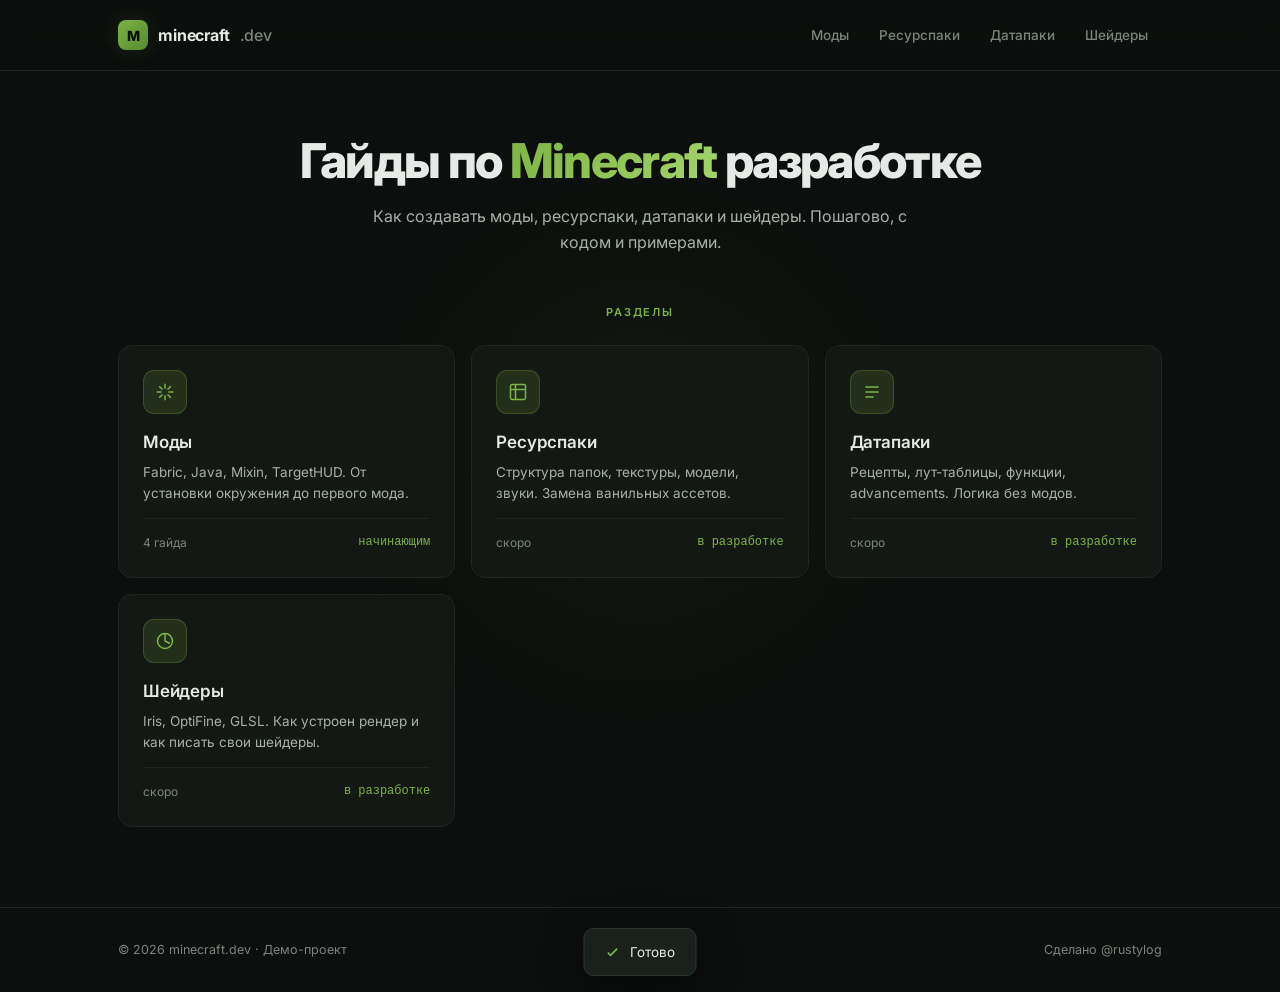
<file: index.html>
<!DOCTYPE html>
<html lang="ru">
<head>
<meta charset="UTF-8">
<meta name="viewport" content="width=device-width, initial-scale=1.0">
<title>minecraft.dev — гайды по созданию модов, ресурспаков, датапаков</title>
<link rel="preconnect" href="https://fonts.googleapis.com">
<link rel="preconnect" href="https://fonts.gstatic.com" crossorigin>
<link href="https://fonts.googleapis.com/css2?family=Inter:wght@400;500;600;700;800&family=JetBrains+Mono:wght@400;500;600&display=swap" rel="stylesheet">
<link rel="stylesheet" href="css/style.css">
</head>
<body>

<nav class="nav">
  <div class="nav-inner">
    <a href="index.html" class="logo">
      <div class="logo-icon">M</div>
      minecraft<span>.dev</span>
    </a>
    <div class="nav-links">
      <a href="mods.html" class="nav-link">Моды</a>
      <a href="resourcepacks.html" class="nav-link">Ресурспаки</a>
      <a href="datapacks.html" class="nav-link">Датапаки</a>
      <a href="shaders.html" class="nav-link">Шейдеры</a>
    </div>
  </div>
</nav>

<div class="container">
  <section class="hero">
    <h1>Гайды по <span class="accent">Minecraft</span> разработке</h1>
    <p>Как создавать моды, ресурспаки, датапаки и шейдеры. Пошагово, с кодом и примерами.</p>
  </section>

  <div class="section-label">Разделы</div>
  <div class="cards-grid">

    <a href="mods.html" class="card">
      <div class="card-icon">
        <svg viewBox="0 0 24 24" fill="none" stroke="currentColor" stroke-width="1.8"><path d="M12 2v6M12 16v6M2 12h6M16 12h6M5 5l4 4M15 15l4 4M5 19l4-4M15 9l4-4"/></svg>
      </div>
      <div>
        <div class="card-title">Моды</div>
        <div class="card-desc">Fabric, Java, Mixin, TargetHUD. От установки окружения до первого мода.</div>
      </div>
      <div class="card-meta">
        <span>4 гайда</span>
        <span class="count">начинающим</span>
      </div>
    </a>

    <a href="resourcepacks.html" class="card">
      <div class="card-icon">
        <svg viewBox="0 0 24 24" fill="none" stroke="currentColor" stroke-width="1.8"><rect x="3" y="3" width="18" height="18" rx="2"/><path d="M3 9h18M9 3v18"/></svg>
      </div>
      <div>
        <div class="card-title">Ресурспаки</div>
        <div class="card-desc">Структура папок, текстуры, модели, звуки. Замена ванильных ассетов.</div>
      </div>
      <div class="card-meta">
        <span>скоро</span>
        <span class="count">в разработке</span>
      </div>
    </a>

    <a href="datapacks.html" class="card">
      <div class="card-icon">
        <svg viewBox="0 0 24 24" fill="none" stroke="currentColor" stroke-width="1.8"><path d="M4 6h16M4 12h16M4 18h10"/></svg>
      </div>
      <div>
        <div class="card-title">Датапаки</div>
        <div class="card-desc">Рецепты, лут-таблицы, функции, advancements. Логика без модов.</div>
      </div>
      <div class="card-meta">
        <span>скоро</span>
        <span class="count">в разработке</span>
      </div>
    </a>

    <a href="shaders.html" class="card">
      <div class="card-icon">
        <svg viewBox="0 0 24 24" fill="none" stroke="currentColor" stroke-width="1.8"><circle cx="12" cy="12" r="9"/><path d="M12 3v9l6 3"/></svg>
      </div>
      <div>
        <div class="card-title">Шейдеры</div>
        <div class="card-desc">Iris, OptiFine, GLSL. Как устроен рендер и как писать свои шейдеры.</div>
      </div>
      <div class="card-meta">
        <span>скоро</span>
        <span class="count">в разработке</span>
      </div>
    </a>

  </div>
</div>

<footer>
  <div class="footer-inner">
    <div>© 2026 minecraft.dev · Демо-проект</div>
    <div>Сделано <a href="https://t.me/rustylog">@rustylog</a></div>
  </div>
</footer>

<div class="toast" id="toast">
  <svg viewBox="0 0 24 24" fill="none" stroke="currentColor" stroke-width="2.5"><path d="M5 13l4 4L19 7"/></svg>
  <span id="toastText">Готово</span>
</div>

<script src="js/main.js"></script>
</body>
</html>
</file>
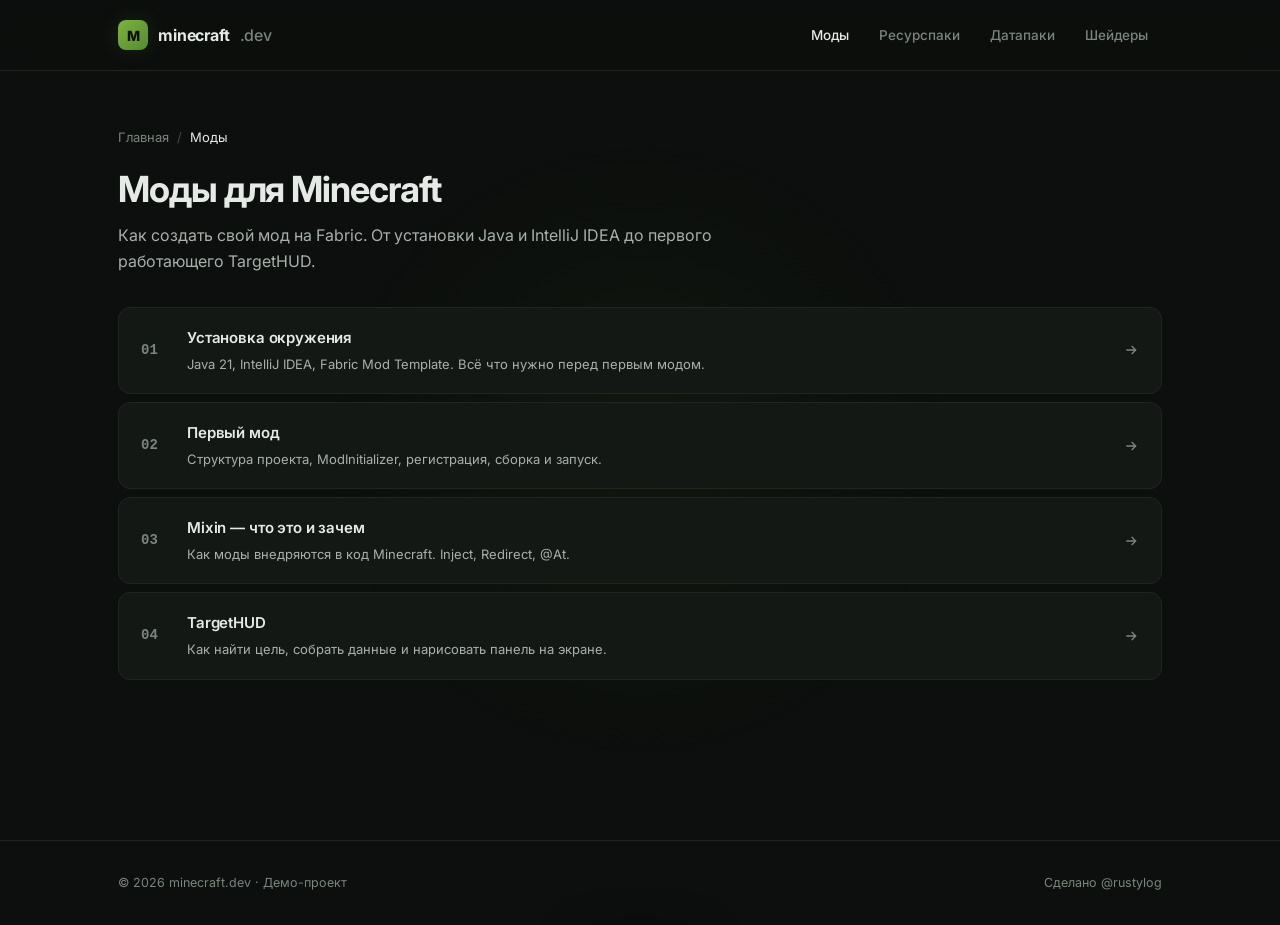
<file: mods.html>
<!DOCTYPE html>
<html lang="ru">
<head>
<meta charset="UTF-8">
<meta name="viewport" content="width=device-width, initial-scale=1.0">
<title>Моды — minecraft.dev</title>
<link rel="preconnect" href="https://fonts.googleapis.com">
<link rel="preconnect" href="https://fonts.gstatic.com" crossorigin>
<link href="https://fonts.googleapis.com/css2?family=Inter:wght@400;500;600;700;800&family=JetBrains+Mono:wght@400;500;600&display=swap" rel="stylesheet">
<link rel="stylesheet" href="css/style.css">
</head>
<body>

<nav class="nav">
  <div class="nav-inner">
    <a href="index.html" class="logo">
      <div class="logo-icon">M</div>
      minecraft<span>.dev</span>
    </a>
    <div class="nav-links">
      <a href="mods.html" class="nav-link active">Моды</a>
      <a href="resourcepacks.html" class="nav-link">Ресурспаки</a>
      <a href="datapacks.html" class="nav-link">Датапаки</a>
      <a href="shaders.html" class="nav-link">Шейдеры</a>
    </div>
  </div>
</nav>

<div class="container">
  <section class="page">
    <div class="breadcrumbs">
      <a href="index.html">Главная</a>
      <span class="sep">/</span>
      <span class="current">Моды</span>
    </div>

    <div class="guide-header" style="border:none;padding:0;margin-bottom:0">
      <h1>Моды для Minecraft</h1>
      <p class="lead">Как создать свой мод на Fabric. От установки Java и IntelliJ IDEA до первого работающего TargetHUD.</p>
    </div>

    <div class="guide-list">

      <a href="mods/setup.html" class="guide-item">
        <span class="guide-num">01</span>
        <div class="guide-info">
          <div class="guide-title">Установка окружения</div>
          <div class="guide-desc">Java 21, IntelliJ IDEA, Fabric Mod Template. Всё что нужно перед первым модом.</div>
        </div>
        <span class="guide-arrow">
          <svg viewBox="0 0 24 24" fill="none" stroke="currentColor" stroke-width="2"><path d="M5 12h14M13 6l6 6-6 6"/></svg>
        </span>
      </a>

      <a href="mods/first-mod.html" class="guide-item">
        <span class="guide-num">02</span>
        <div class="guide-info">
          <div class="guide-title">Первый мод</div>
          <div class="guide-desc">Структура проекта, ModInitializer, регистрация, сборка и запуск.</div>
        </div>
        <span class="guide-arrow">
          <svg viewBox="0 0 24 24" fill="none" stroke="currentColor" stroke-width="2"><path d="M5 12h14M13 6l6 6-6 6"/></svg>
        </span>
      </a>

      <a href="mods/mixin.html" class="guide-item">
        <span class="guide-num">03</span>
        <div class="guide-info">
          <div class="guide-title">Mixin — что это и зачем</div>
          <div class="guide-desc">Как моды внедряются в код Minecraft. Inject, Redirect, @At.</div>
        </div>
        <span class="guide-arrow">
          <svg viewBox="0 0 24 24" fill="none" stroke="currentColor" stroke-width="2"><path d="M5 12h14M13 6l6 6-6 6"/></svg>
        </span>
      </a>

      <a href="mods/target-hud.html" class="guide-item">
        <span class="guide-num">04</span>
        <div class="guide-info">
          <div class="guide-title">TargetHUD</div>
          <div class="guide-desc">Как найти цель, собрать данные и нарисовать панель на экране.</div>
        </div>
        <span class="guide-arrow">
          <svg viewBox="0 0 24 24" fill="none" stroke="currentColor" stroke-width="2"><path d="M5 12h14M13 6l6 6-6 6"/></svg>
        </span>
      </a>

    </div>
  </section>
</div>

<footer>
  <div class="footer-inner">
    <div>© 2026 minecraft.dev · Демо-проект</div>
    <div>Сделано <a href="https://t.me/rustylog">@rustylog</a></div>
  </div>
</footer>

<div class="toast" id="toast">
  <svg viewBox="0 0 24 24" fill="none" stroke="currentColor" stroke-width="2.5"><path d="M5 13l4 4L19 7"/></svg>
  <span id="toastText">Готово</span>
</div>

<script src="js/main.js"></script>
</body>
</html>
</file>
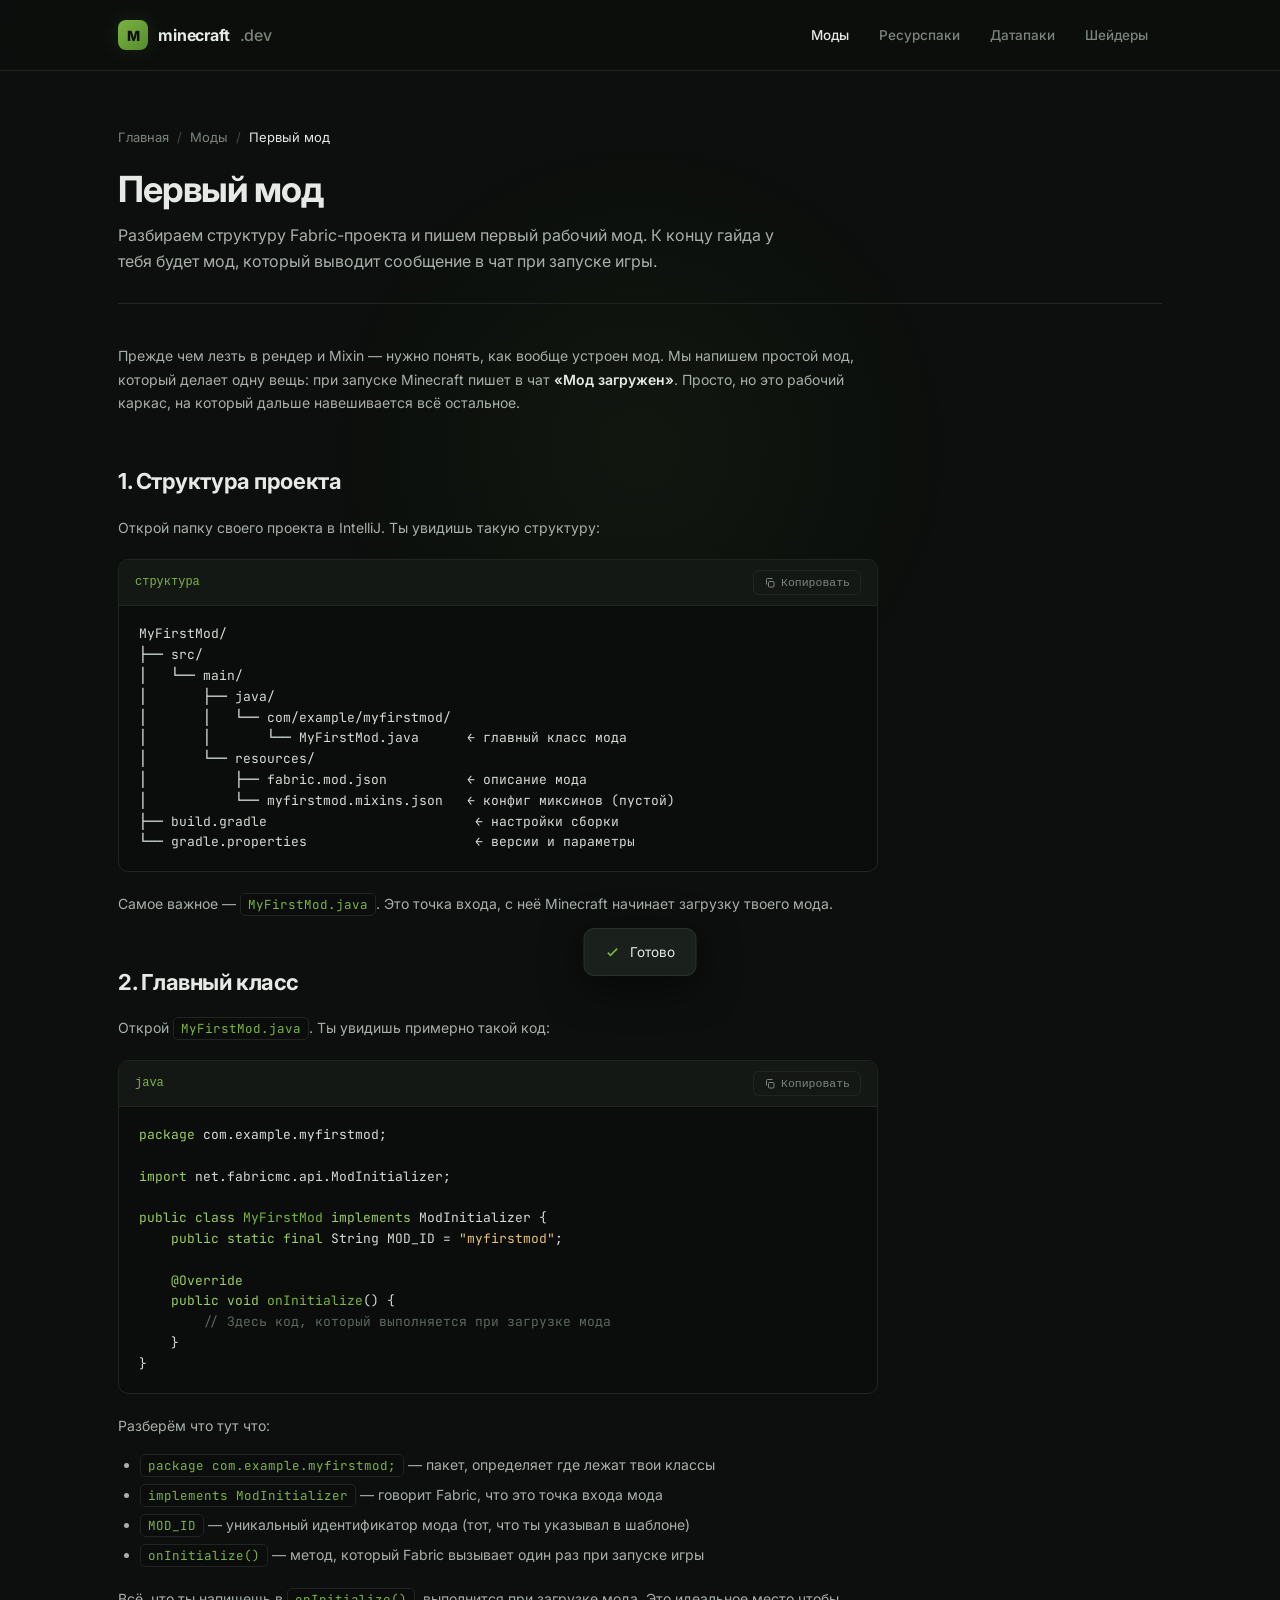
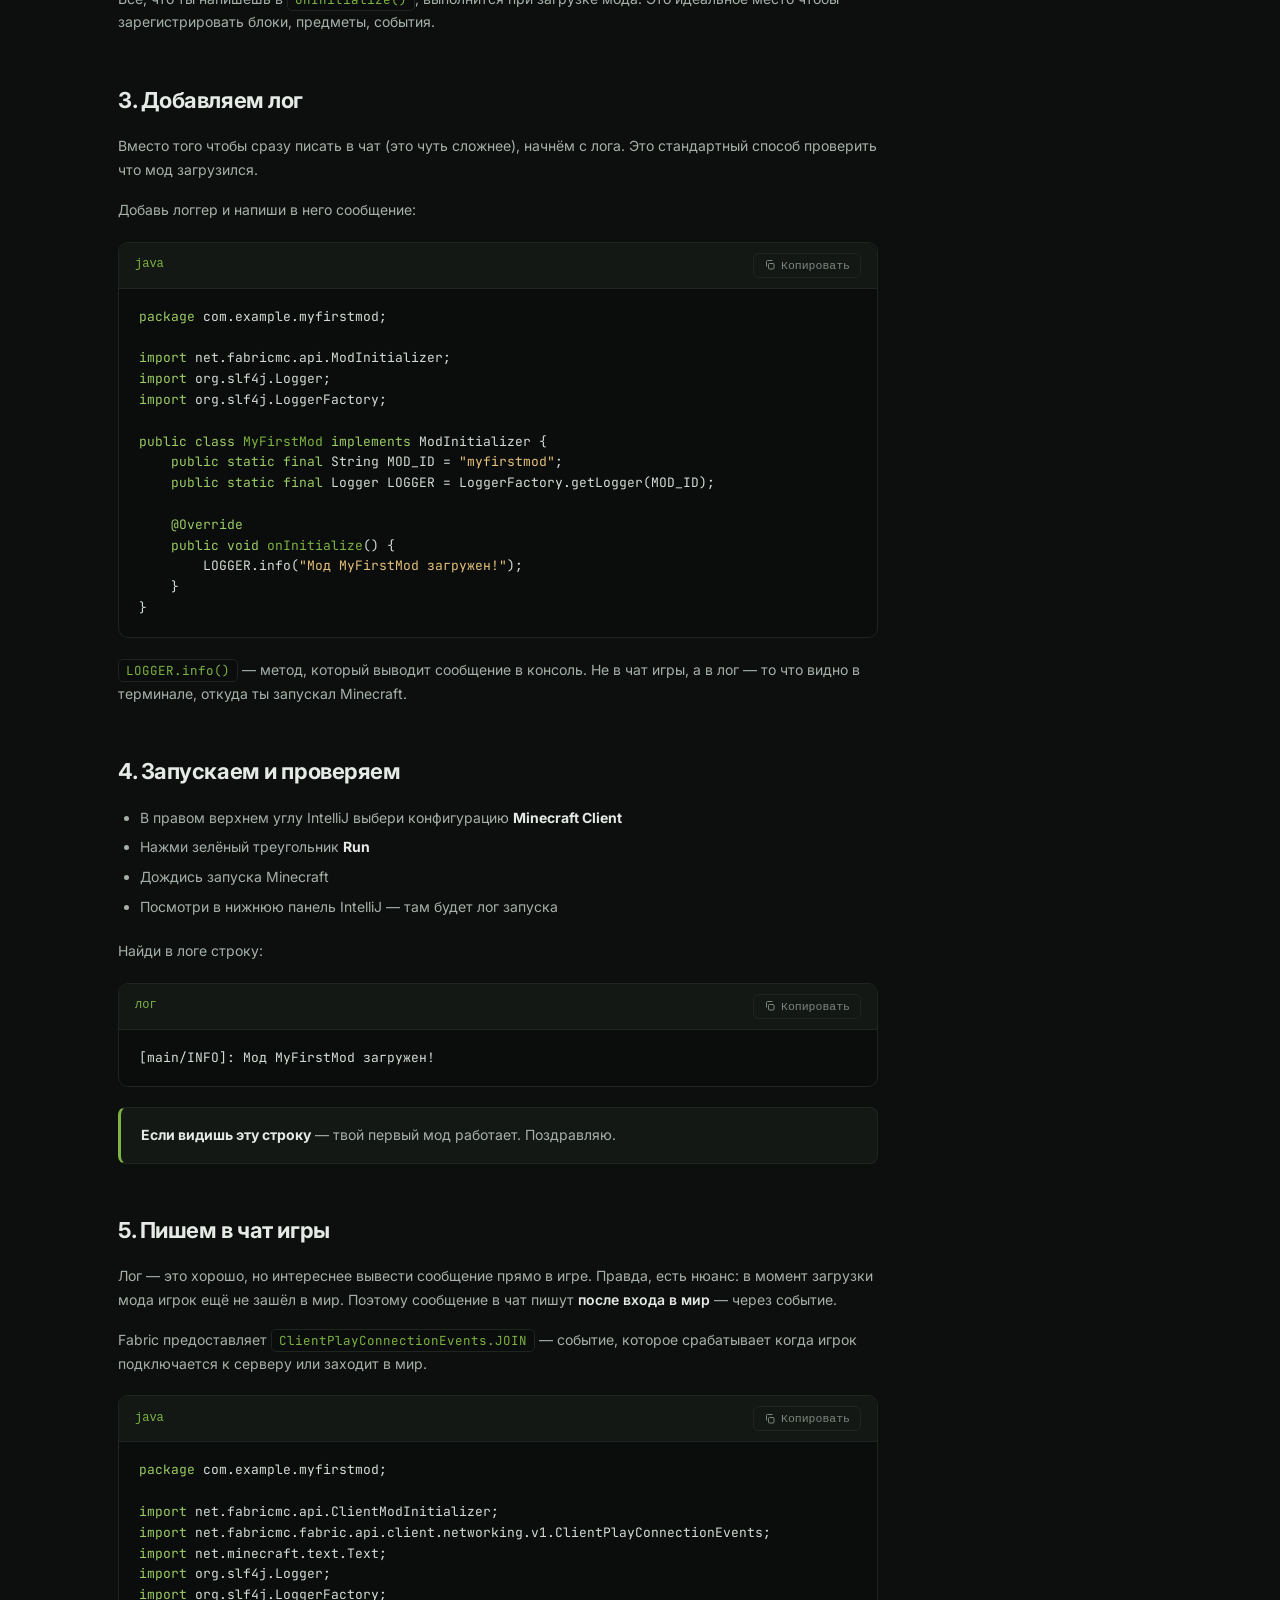
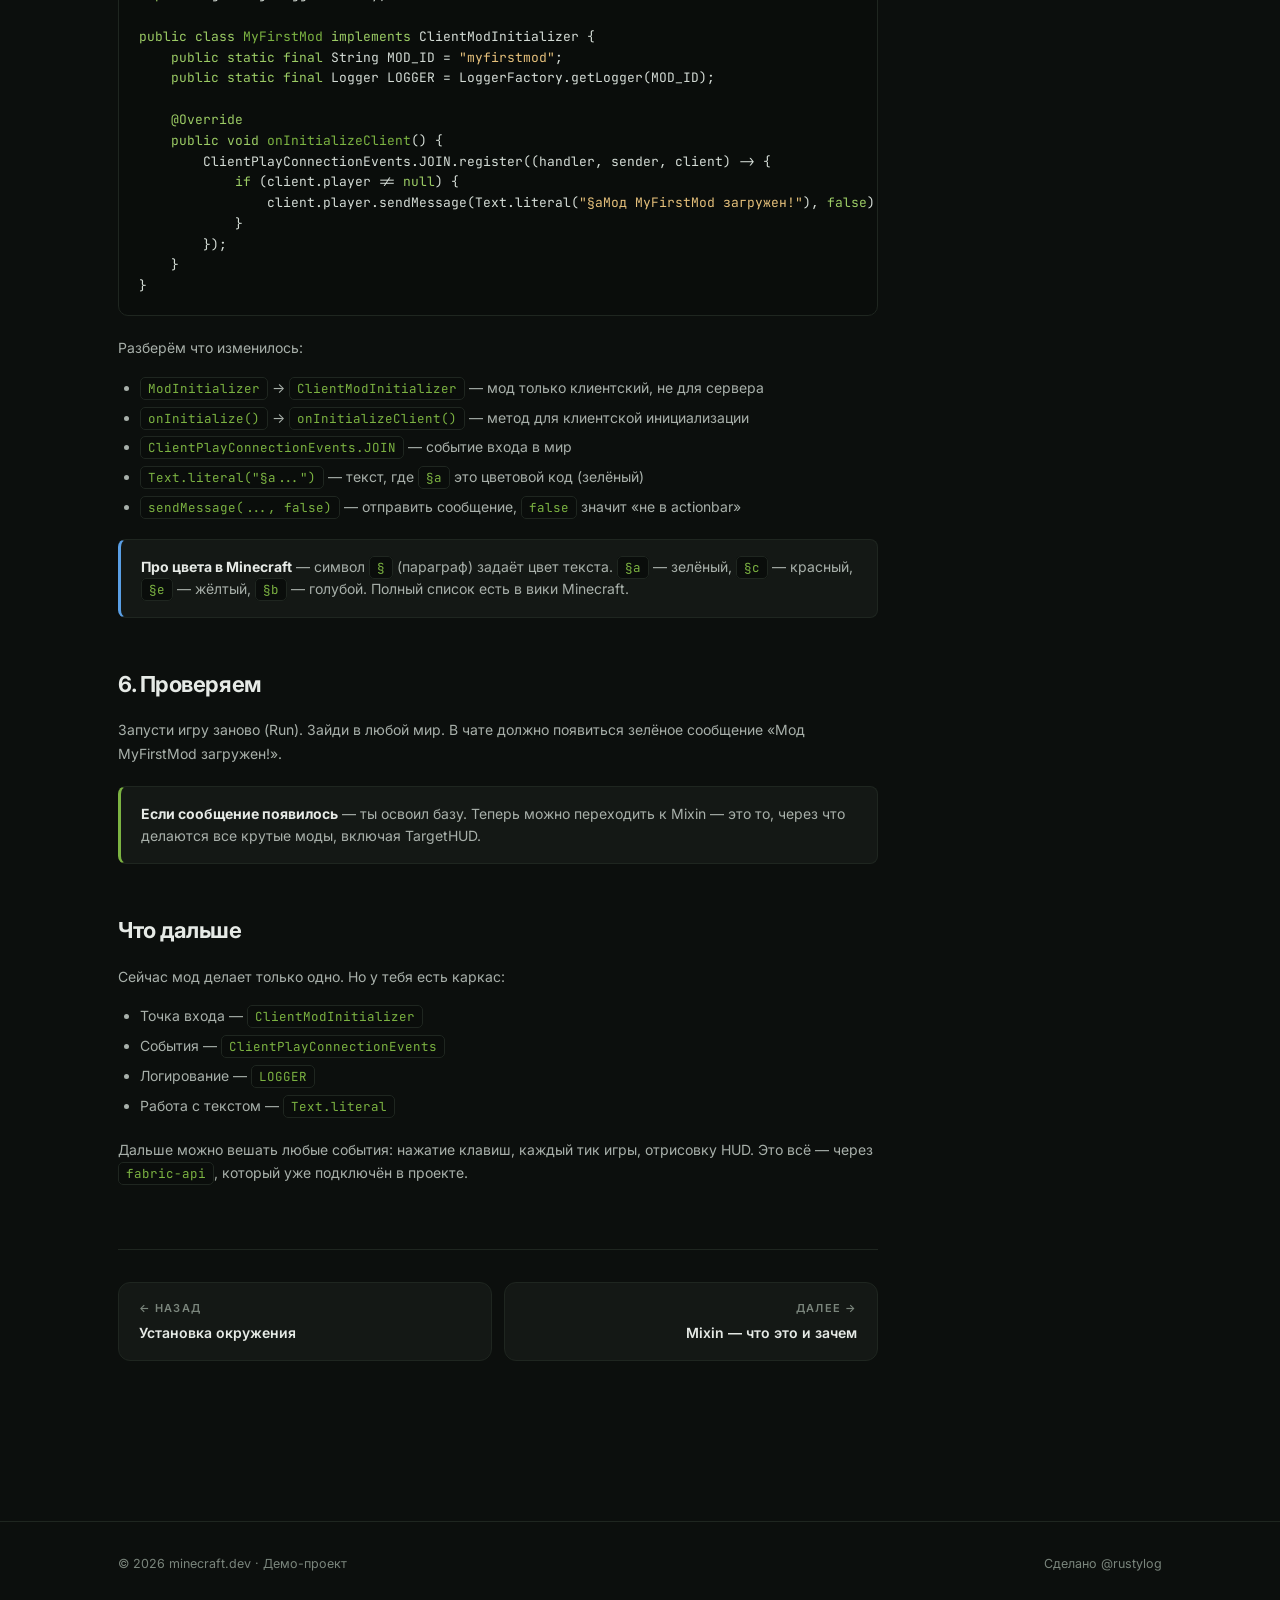
<file: mods/first-mod.html>
<!DOCTYPE html>
<html lang="ru">
<head>
<meta charset="UTF-8">
<meta name="viewport" content="width=device-width, initial-scale=1.0">
<title>Первый мод — Моды — minecraft.dev</title>
<link rel="preconnect" href="https://fonts.googleapis.com">
<link rel="preconnect" href="https://fonts.gstatic.com" crossorigin>
<link href="https://fonts.googleapis.com/css2?family=Inter:wght@400;500;600;700;800&family=JetBrains+Mono:wght@400;500;600&display=swap" rel="stylesheet">
<link rel="stylesheet" href="../css/style.css">
</head>
<body>

<nav class="nav">
  <div class="nav-inner">
    <a href="../index.html" class="logo">
      <div class="logo-icon">M</div>
      minecraft<span>.dev</span>
    </a>
    <div class="nav-links">
      <a href="../mods.html" class="nav-link active">Моды</a>
      <a href="../resourcepacks.html" class="nav-link">Ресурспаки</a>
      <a href="../datapacks.html" class="nav-link">Датапаки</a>
      <a href="../shaders.html" class="nav-link">Шейдеры</a>
    </div>
  </div>
</nav>

<div class="container">
  <section class="page">

    <div class="breadcrumbs">
      <a href="../index.html">Главная</a>
      <span class="sep">/</span>
      <a href="../mods.html">Моды</a>
      <span class="sep">/</span>
      <span class="current">Первый мод</span>
    </div>

    <div class="guide-header">
      <h1>Первый мод</h1>
      <p class="lead">Разбираем структуру Fabric-проекта и пишем первый рабочий мод. К концу гайда у тебя будет мод, который выводит сообщение в чат при запуске игры.</p>
    </div>

    <div class="guide-body">

      <p>Прежде чем лезть в рендер и Mixin — нужно понять, как вообще устроен мод. Мы напишем простой мод, который делает одну вещь: при запуске Minecraft пишет в чат <strong>«Мод загружен»</strong>. Просто, но это рабочий каркас, на который дальше навешивается всё остальное.</p>

      <h2 id="structure">1. Структура проекта</h2>

      <p>Открой папку своего проекта в IntelliJ. Ты увидишь такую структуру:</p>

      <div class="code-block">
        <div class="code-head">
          <span class="code-lang">структура</span>
          <button class="code-copy">
            <svg viewBox="0 0 24 24" fill="none" stroke="currentColor" stroke-width="2"><rect x="9" y="9" width="11" height="11" rx="2"/><path d="M5 15V5a2 2 0 0 1 2-2h10"/></svg>
            Копировать
          </button>
        </div>
        <pre><code>MyFirstMod/
├── src/
│   └── main/
│       ├── java/
│       │   └── com/example/myfirstmod/
│       │       └── MyFirstMod.java      ← главный класс мода
│       └── resources/
│           ├── fabric.mod.json          ← описание мода
│           └── myfirstmod.mixins.json   ← конфиг миксинов (пустой)
├── build.gradle                          ← настройки сборки
└── gradle.properties                     ← версии и параметры</code></pre>
      </div>

      <p>Самое важное — <code>MyFirstMod.java</code>. Это точка входа, с неё Minecraft начинает загрузку твоего мода.</p>

      <h2 id="main-class">2. Главный класс</h2>

      <p>Открой <code>MyFirstMod.java</code>. Ты увидишь примерно такой код:</p>

      <div class="code-block">
        <div class="code-head">
          <span class="code-lang">java</span>
          <button class="code-copy">
            <svg viewBox="0 0 24 24" fill="none" stroke="currentColor" stroke-width="2"><rect x="9" y="9" width="11" height="11" rx="2"/><path d="M5 15V5a2 2 0 0 1 2-2h10"/></svg>
            Копировать
          </button>
        </div>
        <pre><code><span class="kw">package</span> com.example.myfirstmod;

<span class="kw">import</span> net.fabricmc.api.ModInitializer;

<span class="kw">public class</span> <span class="fn">MyFirstMod</span> <span class="kw">implements</span> ModInitializer {
    <span class="kw">public static final</span> String MOD_ID = <span class="str">"myfirstmod"</span>;

    <span class="kw">@Override</span>
    <span class="kw">public void</span> <span class="fn">onInitialize</span>() {
        <span class="cm">// Здесь код, который выполняется при загрузке мода</span>
    }
}</code></pre>
      </div>

      <p>Разберём что тут что:</p>

      <ul>
        <li><code>package com.example.myfirstmod;</code> — пакет, определяет где лежат твои классы</li>
        <li><code>implements ModInitializer</code> — говорит Fabric, что это точка входа мода</li>
        <li><code>MOD_ID</code> — уникальный идентификатор мода (тот, что ты указывал в шаблоне)</li>
        <li><code>onInitialize()</code> — метод, который Fabric вызывает один раз при запуске игры</li>
      </ul>

      <p>Всё, что ты напишешь в <code>onInitialize()</code>, выполнится при загрузке мода. Это идеальное место чтобы зарегистрировать блоки, предметы, события.</p>

      <h2 id="logger">3. Добавляем лог</h2>

      <p>Вместо того чтобы сразу писать в чат (это чуть сложнее), начнём с лога. Это стандартный способ проверить что мод загрузился.</p>

      <p>Добавь логгер и напиши в него сообщение:</p>

      <div class="code-block">
        <div class="code-head">
          <span class="code-lang">java</span>
          <button class="code-copy">
            <svg viewBox="0 0 24 24" fill="none" stroke="currentColor" stroke-width="2"><rect x="9" y="9" width="11" height="11" rx="2"/><path d="M5 15V5a2 2 0 0 1 2-2h10"/></svg>
            Копировать
          </button>
        </div>
        <pre><code><span class="kw">package</span> com.example.myfirstmod;

<span class="kw">import</span> net.fabricmc.api.ModInitializer;
<span class="kw">import</span> org.slf4j.Logger;
<span class="kw">import</span> org.slf4j.LoggerFactory;

<span class="kw">public class</span> <span class="fn">MyFirstMod</span> <span class="kw">implements</span> ModInitializer {
    <span class="kw">public static final</span> String MOD_ID = <span class="str">"myfirstmod"</span>;
    <span class="kw">public static final</span> Logger LOGGER = LoggerFactory.getLogger(MOD_ID);

    <span class="kw">@Override</span>
    <span class="kw">public void</span> <span class="fn">onInitialize</span>() {
        LOGGER.info(<span class="str">"Мод MyFirstMod загружен!"</span>);
    }
}</code></pre>
      </div>

      <p><code>LOGGER.info()</code> — метод, который выводит сообщение в консоль. Не в чат игры, а в лог — то что видно в терминале, откуда ты запускал Minecraft.</p>

      <h2 id="test">4. Запускаем и проверяем</h2>

      <ul>
        <li>В правом верхнем углу IntelliJ выбери конфигурацию <strong>Minecraft Client</strong></li>
        <li>Нажми зелёный треугольник <strong>Run</strong></li>
        <li>Дождись запуска Minecraft</li>
        <li>Посмотри в нижнюю панель IntelliJ — там будет лог запуска</li>
      </ul>

      <p>Найди в логе строку:</p>

      <div class="code-block">
        <div class="code-head">
          <span class="code-lang">лог</span>
          <button class="code-copy">
            <svg viewBox="0 0 24 24" fill="none" stroke="currentColor" stroke-width="2"><rect x="9" y="9" width="11" height="11" rx="2"/><path d="M5 15V5a2 2 0 0 1 2-2h10"/></svg>
            Копировать
          </button>
        </div>
        <pre><code>[main/INFO]: Мод MyFirstMod загружен!</code></pre>
      </div>

      <div class="callout">
        <strong>Если видишь эту строку</strong> — твой первый мод работает. Поздравляю.
      </div>

      <h2 id="chat">5. Пишем в чат игры</h2>

      <p>Лог — это хорошо, но интереснее вывести сообщение прямо в игре. Правда, есть нюанс: в момент загрузки мода игрок ещё не зашёл в мир. Поэтому сообщение в чат пишут <strong>после входа в мир</strong> — через событие.</p>

      <p>Fabric предоставляет <code>ClientPlayConnectionEvents.JOIN</code> — событие, которое срабатывает когда игрок подключается к серверу или заходит в мир.</p>

      <div class="code-block">
        <div class="code-head">
          <span class="code-lang">java</span>
          <button class="code-copy">
            <svg viewBox="0 0 24 24" fill="none" stroke="currentColor" stroke-width="2"><rect x="9" y="9" width="11" height="11" rx="2"/><path d="M5 15V5a2 2 0 0 1 2-2h10"/></svg>
            Копировать
          </button>
        </div>
        <pre><code><span class="kw">package</span> com.example.myfirstmod;

<span class="kw">import</span> net.fabricmc.api.ClientModInitializer;
<span class="kw">import</span> net.fabricmc.fabric.api.client.networking.v1.ClientPlayConnectionEvents;
<span class="kw">import</span> net.minecraft.text.Text;
<span class="kw">import</span> org.slf4j.Logger;
<span class="kw">import</span> org.slf4j.LoggerFactory;

<span class="kw">public class</span> <span class="fn">MyFirstMod</span> <span class="kw">implements</span> ClientModInitializer {
    <span class="kw">public static final</span> String MOD_ID = <span class="str">"myfirstmod"</span>;
    <span class="kw">public static final</span> Logger LOGGER = LoggerFactory.getLogger(MOD_ID);

    <span class="kw">@Override</span>
    <span class="kw">public void</span> <span class="fn">onInitializeClient</span>() {
        ClientPlayConnectionEvents.JOIN.register((handler, sender, client) -&gt; {
            <span class="kw">if</span> (client.player != <span class="kw">null</span>) {
                client.player.sendMessage(Text.literal(<span class="str">"§aМод MyFirstMod загружен!"</span>), <span class="kw">false</span>);
            }
        });
    }
}</code></pre>
      </div>

      <p>Разберём что изменилось:</p>

      <ul>
        <li><code>ModInitializer</code> → <code>ClientModInitializer</code> — мод только клиентский, не для сервера</li>
        <li><code>onInitialize()</code> → <code>onInitializeClient()</code> — метод для клиентской инициализации</li>
        <li><code>ClientPlayConnectionEvents.JOIN</code> — событие входа в мир</li>
        <li><code>Text.literal("§a...")</code> — текст, где <code>§a</code> это цветовой код (зелёный)</li>
        <li><code>sendMessage(..., false)</code> — отправить сообщение, <code>false</code> значит «не в actionbar»</li>
      </ul>

      <div class="callout info">
        <strong>Про цвета в Minecraft</strong> — символ <code>§</code> (параграф) задаёт цвет текста. <code>§a</code> — зелёный, <code>§c</code> — красный, <code>§e</code> — жёлтый, <code>§b</code> — голубой. Полный список есть в вики Minecraft.
      </div>

      <h2 id="check">6. Проверяем</h2>

      <p>Запусти игру заново (Run). Зайди в любой мир. В чате должно появиться зелёное сообщение «Мод MyFirstMod загружен!».</p>

      <div class="callout">
        <strong>Если сообщение появилось</strong> — ты освоил базу. Теперь можно переходить к Mixin — это то, через что делаются все крутые моды, включая TargetHUD.
      </div>

      <h2 id="next-steps">Что дальше</h2>

      <p>Сейчас мод делает только одно. Но у тебя есть каркас:</p>

      <ul>
        <li>Точка входа — <code>ClientModInitializer</code></li>
        <li>События — <code>ClientPlayConnectionEvents</code></li>
        <li>Логирование — <code>LOGGER</code></li>
        <li>Работа с текстом — <code>Text.literal</code></li>
      </ul>

      <p>Дальше можно вешать любые события: нажатие клавиш, каждый тик игры, отрисовку HUD. Это всё — через <code>fabric-api</code>, который уже подключён в проекте.</p>

    </div>

    <div class="guide-nav">
      <a href="setup.html">
        <span class="nav-label">← Назад</span>
        <span class="nav-title">Установка окружения</span>
      </a>
      <a href="mixin.html" class="next">
        <span class="nav-label">Далее →</span>
        <span class="nav-title">Mixin — что это и зачем</span>
      </a>
    </div>

  </section>
</div>

<footer>
  <div class="footer-inner">
    <div>© 2026 minecraft.dev · Демо-проект</div>
    <div>Сделано <a href="https://t.me/rustylog">@rustylog</a></div>
  </div>
</footer>

<div class="toast" id="toast">
  <svg viewBox="0 0 24 24" fill="none" stroke="currentColor" stroke-width="2.5"><path d="M5 13l4 4L19 7"/></svg>
  <span id="toastText">Готово</span>
</div>

<script src="../js/main.js"></script>
</body>
</html>
</file>
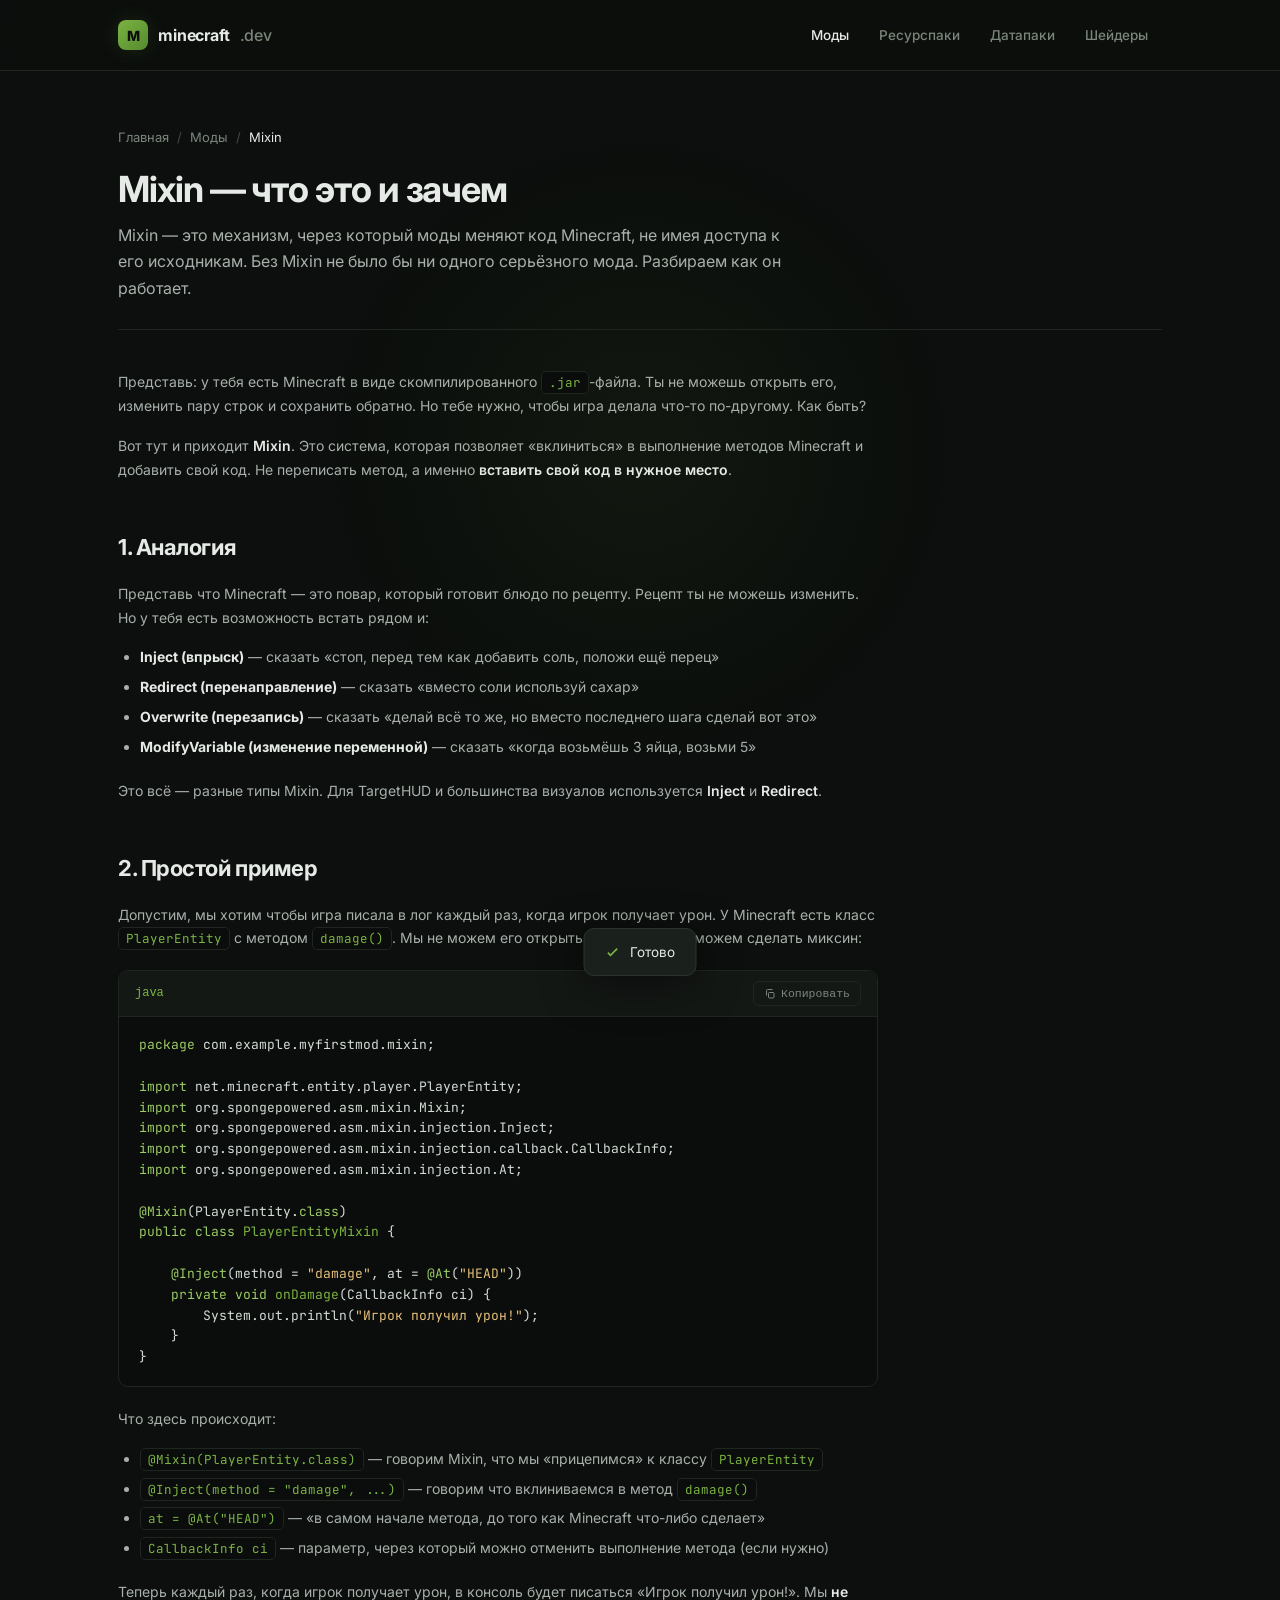
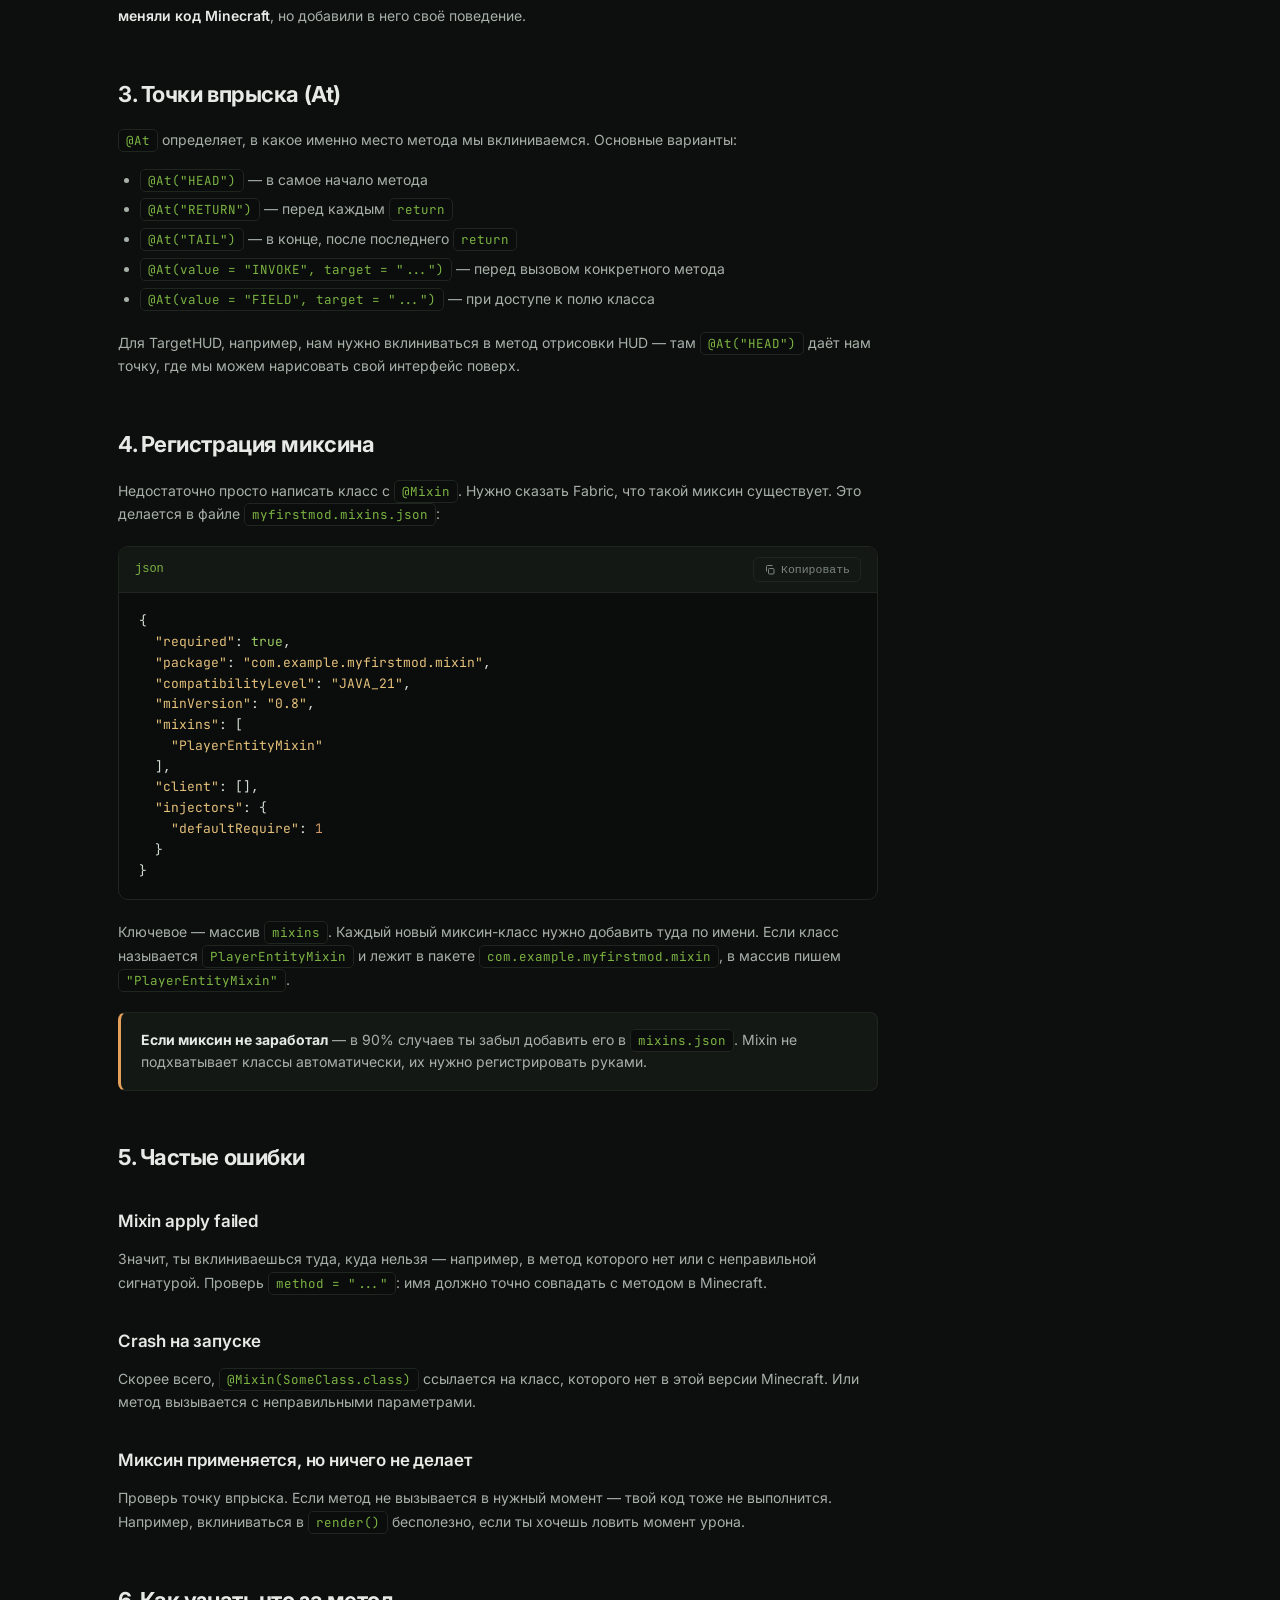
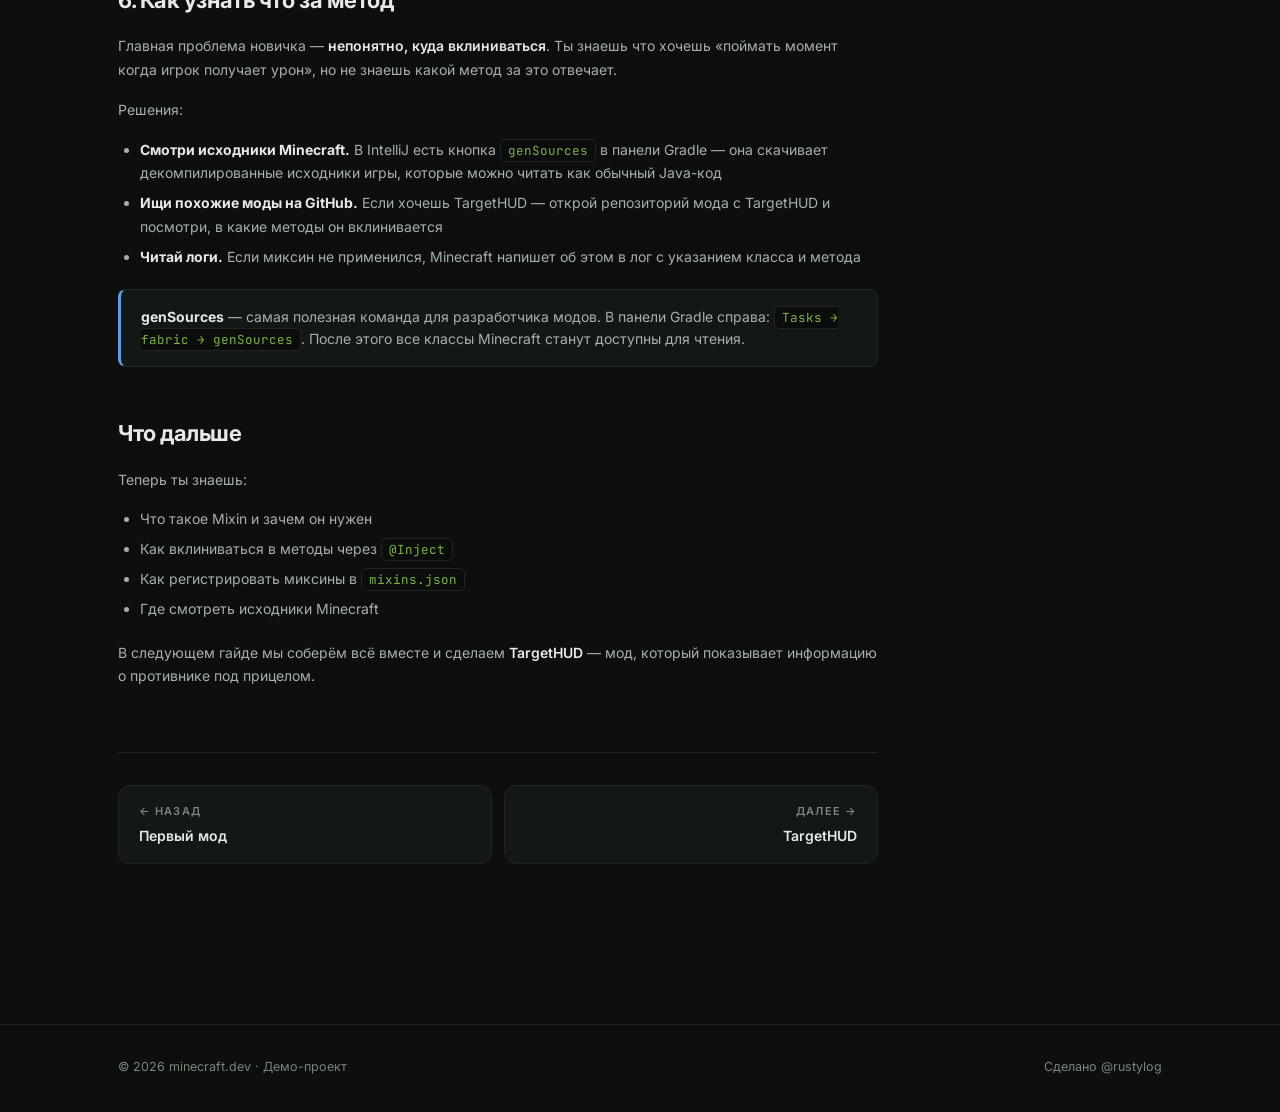
<file: mods/mixin.html>
<!DOCTYPE html>
<html lang="ru">
<head>
<meta charset="UTF-8">
<meta name="viewport" content="width=device-width, initial-scale=1.0">
<title>Mixin — Моды — minecraft.dev</title>
<link rel="preconnect" href="https://fonts.googleapis.com">
<link rel="preconnect" href="https://fonts.gstatic.com" crossorigin>
<link href="https://fonts.googleapis.com/css2?family=Inter:wght@400;500;600;700;800&family=JetBrains+Mono:wght@400;500;600&display=swap" rel="stylesheet">
<link rel="stylesheet" href="../css/style.css">
</head>
<body>

<nav class="nav">
  <div class="nav-inner">
    <a href="../index.html" class="logo">
      <div class="logo-icon">M</div>
      minecraft<span>.dev</span>
    </a>
    <div class="nav-links">
      <a href="../mods.html" class="nav-link active">Моды</a>
      <a href="../resourcepacks.html" class="nav-link">Ресурспаки</a>
      <a href="../datapacks.html" class="nav-link">Датапаки</a>
      <a href="../shaders.html" class="nav-link">Шейдеры</a>
    </div>
  </div>
</nav>

<div class="container">
  <section class="page">

    <div class="breadcrumbs">
      <a href="../index.html">Главная</a>
      <span class="sep">/</span>
      <a href="../mods.html">Моды</a>
      <span class="sep">/</span>
      <span class="current">Mixin</span>
    </div>

    <div class="guide-header">
      <h1>Mixin — что это и зачем</h1>
      <p class="lead">Mixin — это механизм, через который моды меняют код Minecraft, не имея доступа к его исходникам. Без Mixin не было бы ни одного серьёзного мода. Разбираем как он работает.</p>
    </div>

    <div class="guide-body">

      <p>Представь: у тебя есть Minecraft в виде скомпилированного <code>.jar</code>-файла. Ты не можешь открыть его, изменить пару строк и сохранить обратно. Но тебе нужно, чтобы игра делала что-то по-другому. Как быть?</p>

      <p>Вот тут и приходит <strong>Mixin</strong>. Это система, которая позволяет «вклиниться» в выполнение методов Minecraft и добавить свой код. Не переписать метод, а именно <strong>вставить свой код в нужное место</strong>.</p>

      <h2 id="analogy">1. Аналогия</h2>

      <p>Представь что Minecraft — это повар, который готовит блюдо по рецепту. Рецепт ты не можешь изменить. Но у тебя есть возможность встать рядом и:</p>

      <ul>
        <li><strong>Inject (впрыск)</strong> — сказать «стоп, перед тем как добавить соль, положи ещё перец»</li>
        <li><strong>Redirect (перенаправление)</strong> — сказать «вместо соли используй сахар»</li>
        <li><strong>Overwrite (перезапись)</strong> — сказать «делай всё то же, но вместо последнего шага сделай вот это»</li>
        <li><strong>ModifyVariable (изменение переменной)</strong> — сказать «когда возьмёшь 3 яйца, возьми 5»</li>
      </ul>

      <p>Это всё — разные типы Mixin. Для TargetHUD и большинства визуалов используется <strong>Inject</strong> и <strong>Redirect</strong>.</p>

      <h2 id="example">2. Простой пример</h2>

      <p>Допустим, мы хотим чтобы игра писала в лог каждый раз, когда игрок получает урон. У Minecraft есть класс <code>PlayerEntity</code> с методом <code>damage()</code>. Мы не можем его открыть и изменить. Но можем сделать миксин:</p>

      <div class="code-block">
        <div class="code-head">
          <span class="code-lang">java</span>
          <button class="code-copy">
            <svg viewBox="0 0 24 24" fill="none" stroke="currentColor" stroke-width="2"><rect x="9" y="9" width="11" height="11" rx="2"/><path d="M5 15V5a2 2 0 0 1 2-2h10"/></svg>
            Копировать
          </button>
        </div>
        <pre><code><span class="kw">package</span> com.example.myfirstmod.mixin;

<span class="kw">import</span> net.minecraft.entity.player.PlayerEntity;
<span class="kw">import</span> org.spongepowered.asm.mixin.Mixin;
<span class="kw">import</span> org.spongepowered.asm.mixin.injection.Inject;
<span class="kw">import</span> org.spongepowered.asm.mixin.injection.callback.CallbackInfo;
<span class="kw">import</span> org.spongepowered.asm.mixin.injection.At;

<span class="kw">@Mixin</span>(PlayerEntity.<span class="kw">class</span>)
<span class="kw">public class</span> <span class="fn">PlayerEntityMixin</span> {

    <span class="kw">@Inject</span>(method = <span class="str">"damage"</span>, at = <span class="kw">@At</span>(<span class="str">"HEAD"</span>))
    <span class="kw">private void</span> <span class="fn">onDamage</span>(CallbackInfo ci) {
        System.out.println(<span class="str">"Игрок получил урон!"</span>);
    }
}</code></pre>
      </div>

      <p>Что здесь происходит:</p>

      <ul>
        <li><code>@Mixin(PlayerEntity.class)</code> — говорим Mixin, что мы «прицепимся» к классу <code>PlayerEntity</code></li>
        <li><code>@Inject(method = "damage", ...)</code> — говорим что вклиниваемся в метод <code>damage()</code></li>
        <li><code>at = @At("HEAD")</code> — «в самом начале метода, до того как Minecraft что-либо сделает»</li>
        <li><code>CallbackInfo ci</code> — параметр, через который можно отменить выполнение метода (если нужно)</li>
      </ul>

      <p>Теперь каждый раз, когда игрок получает урон, в консоль будет писаться «Игрок получил урон!». Мы <strong>не меняли код Minecraft</strong>, но добавили в него своё поведение.</p>

      <h2 id="at">3. Точки впрыска (At)</h2>

      <p><code>@At</code> определяет, в какое именно место метода мы вклиниваемся. Основные варианты:</p>

      <ul>
        <li><code>@At("HEAD")</code> — в самое начало метода</li>
        <li><code>@At("RETURN")</code> — перед каждым <code>return</code></li>
        <li><code>@At("TAIL")</code> — в конце, после последнего <code>return</code></li>
        <li><code>@At(value = "INVOKE", target = "...")</code> — перед вызовом конкретного метода</li>
        <li><code>@At(value = "FIELD", target = "...")</code> — при доступе к полю класса</li>
      </ul>

      <p>Для TargetHUD, например, нам нужно вклиниваться в метод отрисовки HUD — там <code>@At("HEAD")</code> даёт нам точку, где мы можем нарисовать свой интерфейс поверх.</p>

      <h2 id="json">4. Регистрация миксина</h2>

      <p>Недостаточно просто написать класс с <code>@Mixin</code>. Нужно сказать Fabric, что такой миксин существует. Это делается в файле <code>myfirstmod.mixins.json</code>:</p>

      <div class="code-block">
        <div class="code-head">
          <span class="code-lang">json</span>
          <button class="code-copy">
            <svg viewBox="0 0 24 24" fill="none" stroke="currentColor" stroke-width="2"><rect x="9" y="9" width="11" height="11" rx="2"/><path d="M5 15V5a2 2 0 0 1 2-2h10"/></svg>
            Копировать
          </button>
        </div>
        <pre><code>{
  <span class="str">"required"</span>: <span class="kw">true</span>,
  <span class="str">"package"</span>: <span class="str">"com.example.myfirstmod.mixin"</span>,
  <span class="str">"compatibilityLevel"</span>: <span class="str">"JAVA_21"</span>,
  <span class="str">"minVersion"</span>: <span class="str">"0.8"</span>,
  <span class="str">"mixins"</span>: [
    <span class="str">"PlayerEntityMixin"</span>
  ],
  <span class="str">"client"</span>: [],
  <span class="str">"injectors"</span>: {
    <span class="str">"defaultRequire"</span>: <span class="num">1</span>
  }
}</code></pre>
      </div>

      <p>Ключевое — массив <code>mixins</code>. Каждый новый миксин-класс нужно добавить туда по имени. Если класс называется <code>PlayerEntityMixin</code> и лежит в пакете <code>com.example.myfirstmod.mixin</code>, в массив пишем <code>"PlayerEntityMixin"</code>.</p>

      <div class="callout warn">
        <strong>Если миксин не заработал</strong> — в 90% случаев ты забыл добавить его в <code>mixins.json</code>. Mixin не подхватывает классы автоматически, их нужно регистрировать руками.
      </div>

      <h2 id="common-errors">5. Частые ошибки</h2>

      <h3>Mixin apply failed</h3>
      <p>Значит, ты вклиниваешься туда, куда нельзя — например, в метод которого нет или с неправильной сигнатурой. Проверь <code>method = "..."</code>: имя должно точно совпадать с методом в Minecraft.</p>

      <h3>Crash на запуске</h3>
      <p>Скорее всего, <code>@Mixin(SomeClass.class)</code> ссылается на класс, которого нет в этой версии Minecraft. Или метод вызывается с неправильными параметрами.</p>

      <h3>Миксин применяется, но ничего не делает</h3>
      <p>Проверь точку впрыска. Если метод не вызывается в нужный момент — твой код тоже не выполнится. Например, вклиниваться в <code>render()</code> бесполезно, если ты хочешь ловить момент урона.</p>

      <h2 id="sources">6. Как узнать что за метод</h2>

      <p>Главная проблема новичка — <strong>непонятно, куда вклиниваться</strong>. Ты знаешь что хочешь «поймать момент когда игрок получает урон», но не знаешь какой метод за это отвечает.</p>

      <p>Решения:</p>

      <ul>
        <li><strong>Смотри исходники Minecraft.</strong> В IntelliJ есть кнопка <code>genSources</code> в панели Gradle — она скачивает декомпилированные исходники игры, которые можно читать как обычный Java-код</li>
        <li><strong>Ищи похожие моды на GitHub.</strong> Если хочешь TargetHUD — открой репозиторий мода с TargetHUD и посмотри, в какие методы он вклинивается</li>
        <li><strong>Читай логи.</strong> Если миксин не применился, Minecraft напишет об этом в лог с указанием класса и метода</li>
      </ul>

      <div class="callout info">
        <strong>genSources</strong> — самая полезная команда для разработчика модов. В панели Gradle справа: <code>Tasks → fabric → genSources</code>. После этого все классы Minecraft станут доступны для чтения.
      </div>

      <h2 id="next">Что дальше</h2>

      <p>Теперь ты знаешь:</p>

      <ul>
        <li>Что такое Mixin и зачем он нужен</li>
        <li>Как вклиниваться в методы через <code>@Inject</code></li>
        <li>Как регистрировать миксины в <code>mixins.json</code></li>
        <li>Где смотреть исходники Minecraft</li>
      </ul>

      <p>В следующем гайде мы соберём всё вместе и сделаем <strong>TargetHUD</strong> — мод, который показывает информацию о противнике под прицелом.</p>

    </div>

    <div class="guide-nav">
      <a href="first-mod.html">
        <span class="nav-label">← Назад</span>
        <span class="nav-title">Первый мод</span>
      </a>
      <a href="target-hud.html" class="next">
        <span class="nav-label">Далее →</span>
        <span class="nav-title">TargetHUD</span>
      </a>
    </div>

  </section>
</div>

<footer>
  <div class="footer-inner">
    <div>© 2026 minecraft.dev · Демо-проект</div>
    <div>Сделано <a href="https://t.me/rustylog">@rustylog</a></div>
  </div>
</footer>

<div class="toast" id="toast">
  <svg viewBox="0 0 24 24" fill="none" stroke="currentColor" stroke-width="2.5"><path d="M5 13l4 4L19 7"/></svg>
  <span id="toastText">Готово</span>
</div>

<script src="../js/main.js"></script>
</body>
</html>
</file>
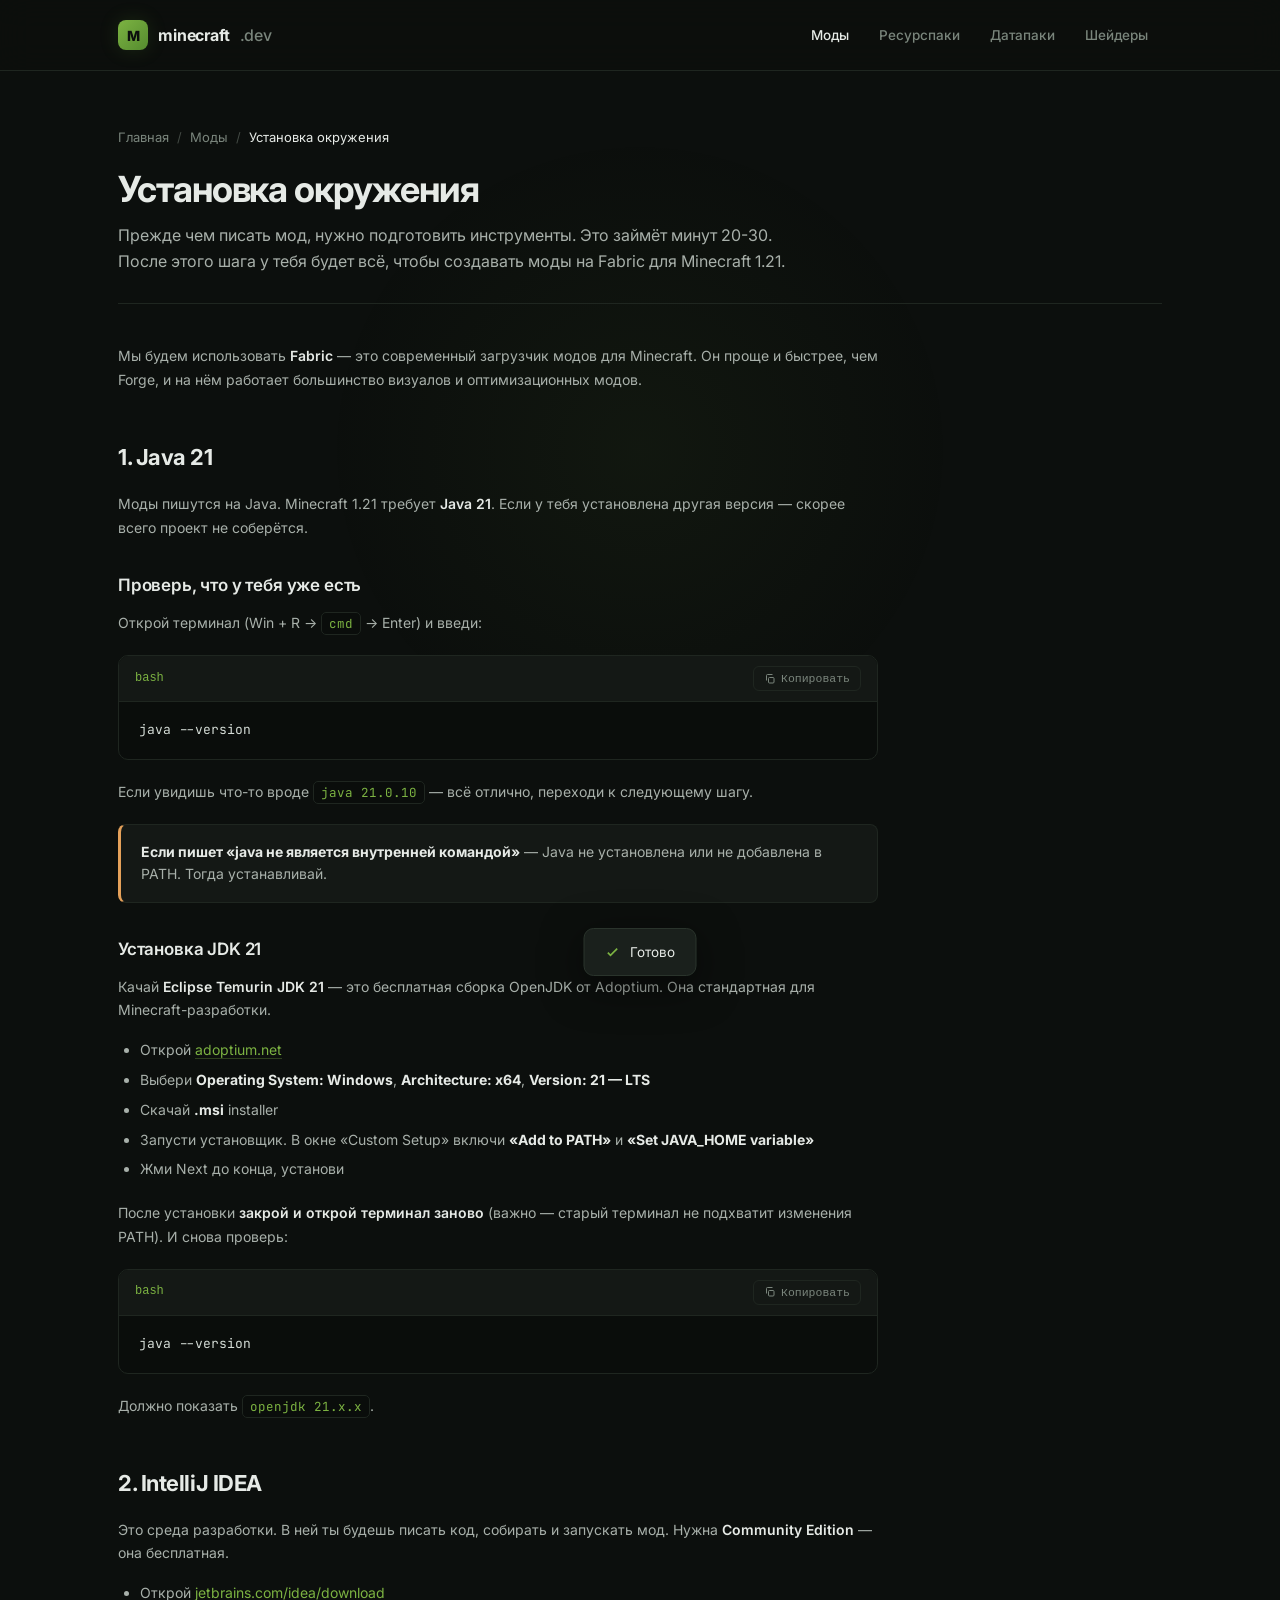
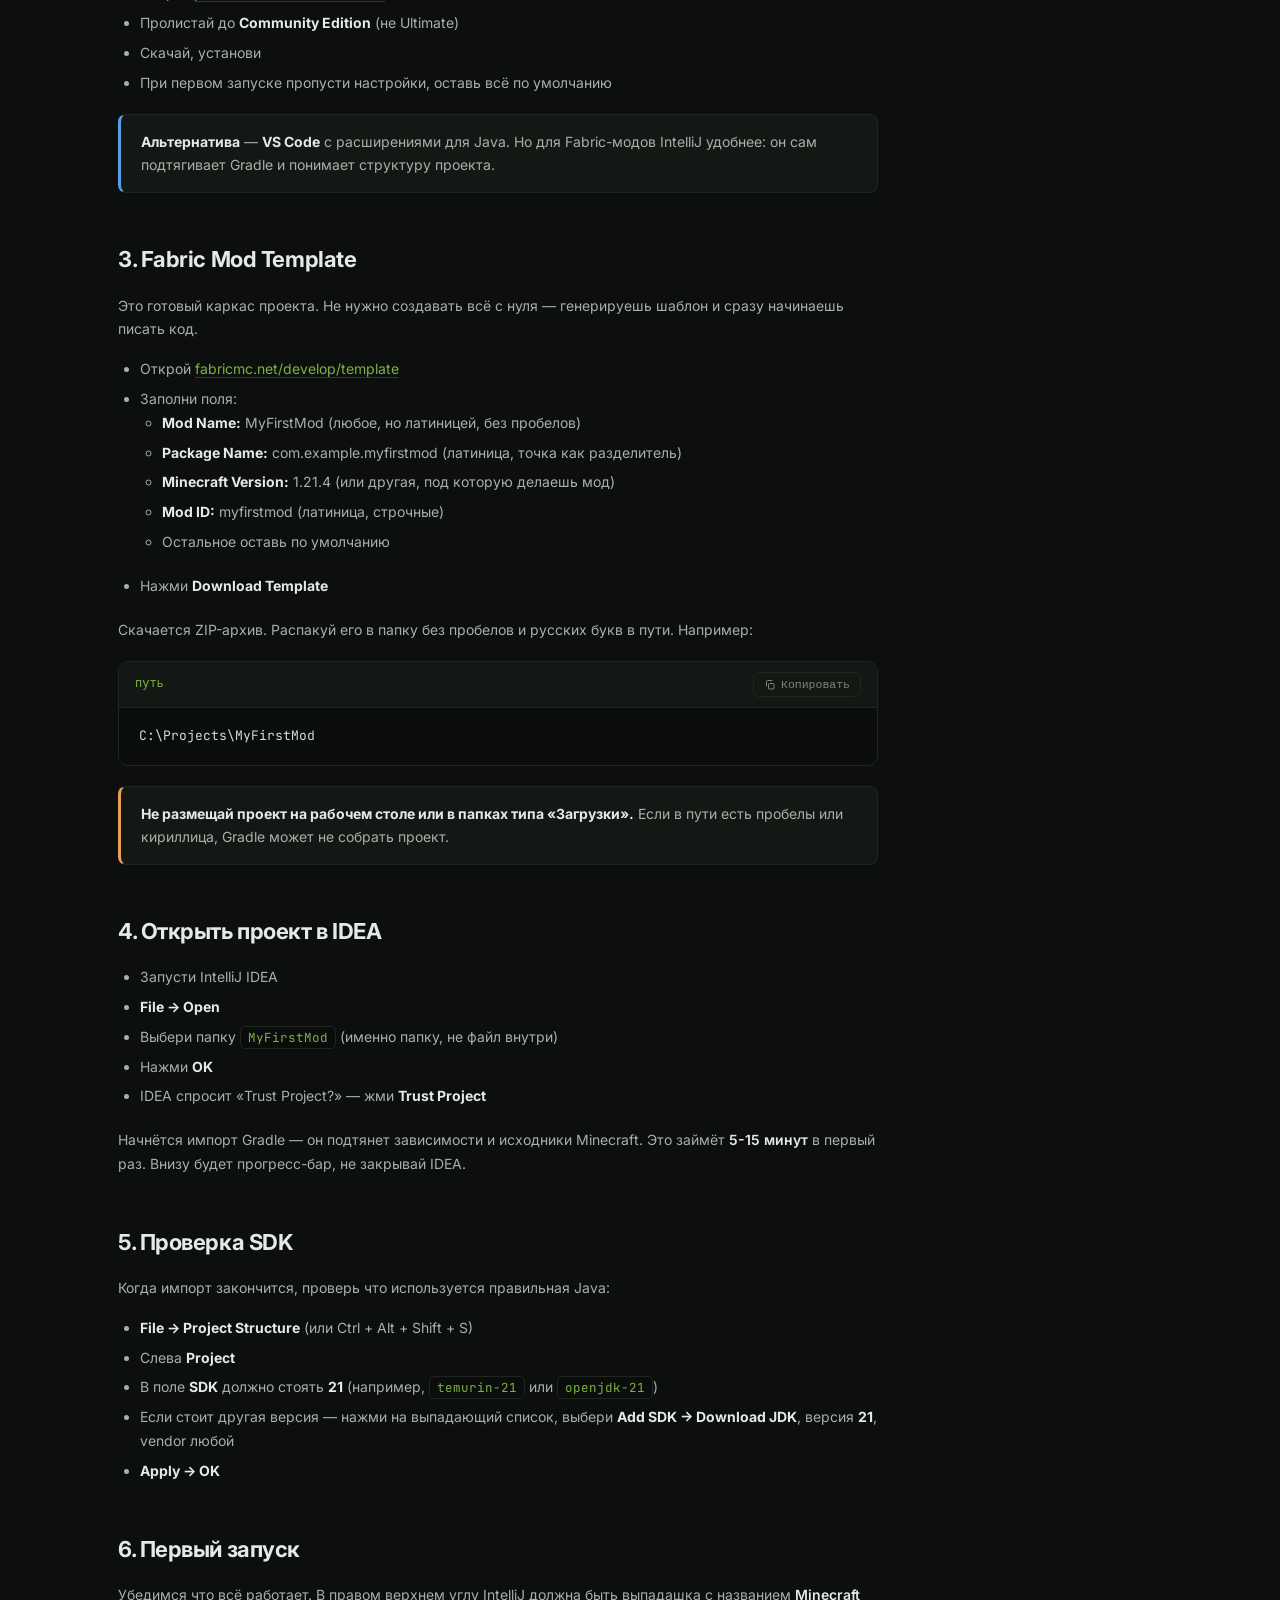
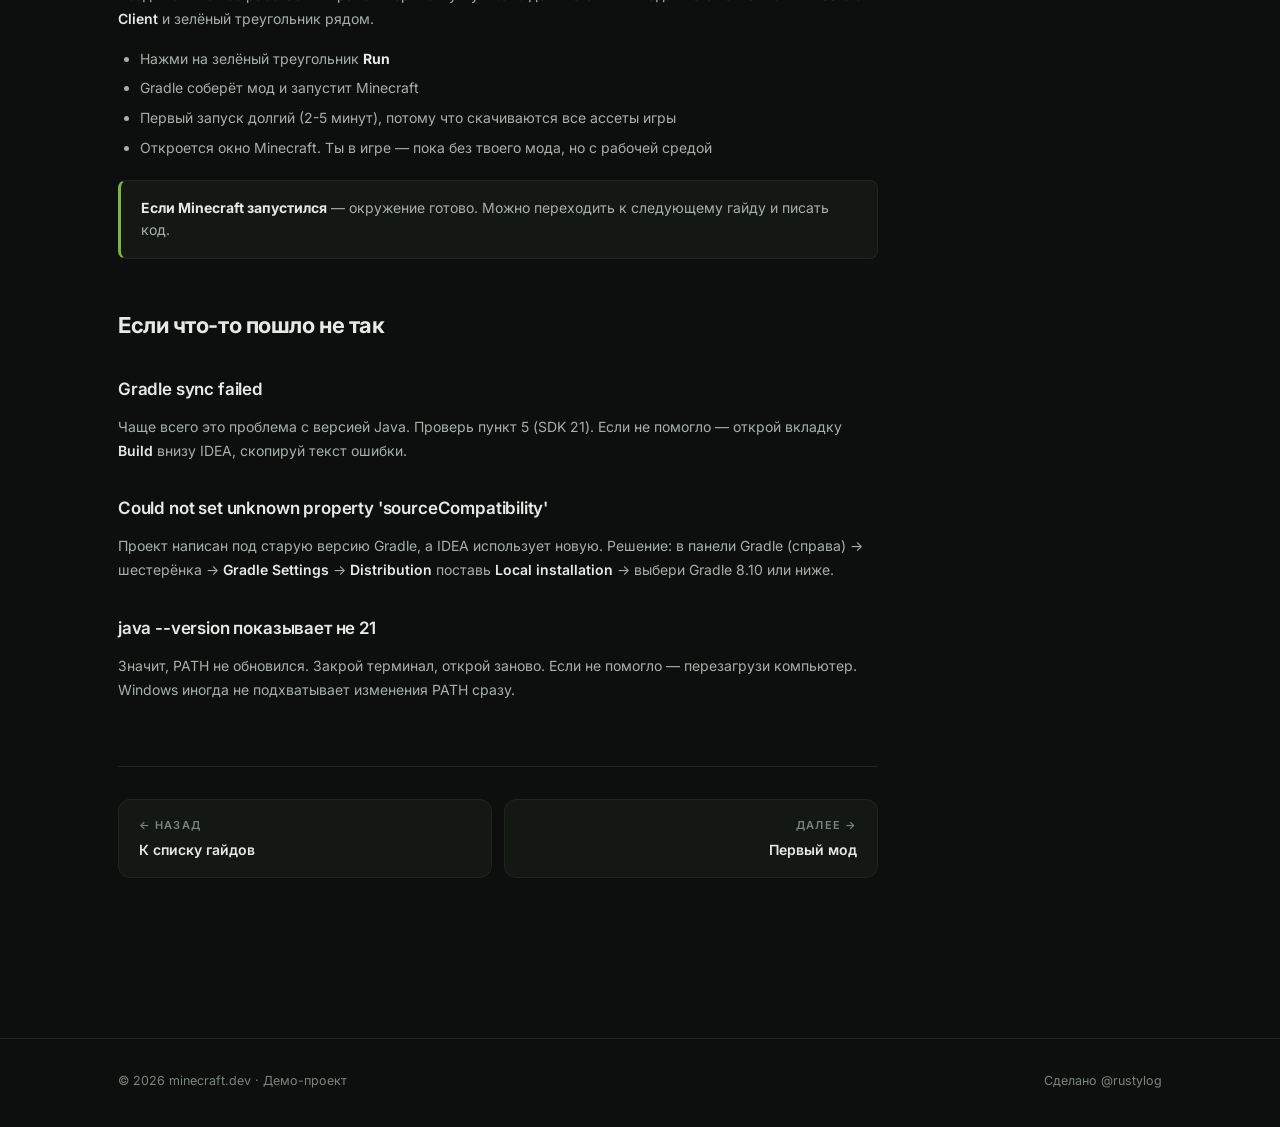
<file: mods/setup.html>
<!DOCTYPE html>
<html lang="ru">
<head>
<meta charset="UTF-8">
<meta name="viewport" content="width=device-width, initial-scale=1.0">
<title>Установка окружения — Моды — minecraft.dev</title>
<link rel="preconnect" href="https://fonts.googleapis.com">
<link rel="preconnect" href="https://fonts.gstatic.com" crossorigin>
<link href="https://fonts.googleapis.com/css2?family=Inter:wght@400;500;600;700;800&family=JetBrains+Mono:wght@400;500;600&display=swap" rel="stylesheet">
<link rel="stylesheet" href="../css/style.css">
</head>
<body>

<nav class="nav">
  <div class="nav-inner">
    <a href="../index.html" class="logo">
      <div class="logo-icon">M</div>
      minecraft<span>.dev</span>
    </a>
    <div class="nav-links">
      <a href="../mods.html" class="nav-link active">Моды</a>
      <a href="../resourcepacks.html" class="nav-link">Ресурспаки</a>
      <a href="../datapacks.html" class="nav-link">Датапаки</a>
      <a href="../shaders.html" class="nav-link">Шейдеры</a>
    </div>
  </div>
</nav>

<div class="container">
  <section class="page">

    <div class="breadcrumbs">
      <a href="../index.html">Главная</a>
      <span class="sep">/</span>
      <a href="../mods.html">Моды</a>
      <span class="sep">/</span>
      <span class="current">Установка окружения</span>
    </div>

    <div class="guide-header">
      <h1>Установка окружения</h1>
      <p class="lead">Прежде чем писать мод, нужно подготовить инструменты. Это займёт минут 20-30. После этого шага у тебя будет всё, чтобы создавать моды на Fabric для Minecraft 1.21.</p>
    </div>

    <div class="guide-body">

      <p>Мы будем использовать <strong>Fabric</strong> — это современный загрузчик модов для Minecraft. Он проще и быстрее, чем Forge, и на нём работает большинство визуалов и оптимизационных модов.</p>

      <h2 id="java">1. Java 21</h2>

      <p>Моды пишутся на Java. Minecraft 1.21 требует <strong>Java 21</strong>. Если у тебя установлена другая версия — скорее всего проект не соберётся.</p>

      <h3>Проверь, что у тебя уже есть</h3>

      <p>Открой терминал (Win + R → <code>cmd</code> → Enter) и введи:</p>

      <div class="code-block">
        <div class="code-head">
          <span class="code-lang">bash</span>
          <button class="code-copy">
            <svg viewBox="0 0 24 24" fill="none" stroke="currentColor" stroke-width="2"><rect x="9" y="9" width="11" height="11" rx="2"/><path d="M5 15V5a2 2 0 0 1 2-2h10"/></svg>
            Копировать
          </button>
        </div>
        <pre><code>java --version</code></pre>
      </div>

      <p>Если увидишь что-то вроде <code>java 21.0.10</code> — всё отлично, переходи к следующему шагу.</p>

      <div class="callout warn">
        <strong>Если пишет «java не является внутренней командой»</strong> — Java не установлена или не добавлена в PATH. Тогда устанавливай.
      </div>

      <h3>Установка JDK 21</h3>

      <p>Качай <strong>Eclipse Temurin JDK 21</strong> — это бесплатная сборка OpenJDK от Adoptium. Она стандартная для Minecraft-разработки.</p>

      <ul>
        <li>Открой <a href="https://adoptium.net/temurin/releases/?version=21" target="_blank" rel="noopener">adoptium.net</a></li>
        <li>Выбери <strong>Operating System: Windows</strong>, <strong>Architecture: x64</strong>, <strong>Version: 21 — LTS</strong></li>
        <li>Скачай <strong>.msi</strong> installer</li>
        <li>Запусти установщик. В окне «Custom Setup» включи <strong>«Add to PATH»</strong> и <strong>«Set JAVA_HOME variable»</strong></li>
        <li>Жми Next до конца, установи</li>
      </ul>

      <p>После установки <strong>закрой и открой терминал заново</strong> (важно — старый терминал не подхватит изменения PATH). И снова проверь:</p>

      <div class="code-block">
        <div class="code-head">
          <span class="code-lang">bash</span>
          <button class="code-copy">
            <svg viewBox="0 0 24 24" fill="none" stroke="currentColor" stroke-width="2"><rect x="9" y="9" width="11" height="11" rx="2"/><path d="M5 15V5a2 2 0 0 1 2-2h10"/></svg>
            Копировать
          </button>
        </div>
        <pre><code>java --version</code></pre>
      </div>

      <p>Должно показать <code>openjdk 21.x.x</code>.</p>

      <h2 id="idea">2. IntelliJ IDEA</h2>

      <p>Это среда разработки. В ней ты будешь писать код, собирать и запускать мод. Нужна <strong>Community Edition</strong> — она бесплатная.</p>

      <ul>
        <li>Открой <a href="https://www.jetbrains.com/idea/download/" target="_blank" rel="noopener">jetbrains.com/idea/download</a></li>
        <li>Пролистай до <strong>Community Edition</strong> (не Ultimate)</li>
        <li>Скачай, установи</li>
        <li>При первом запуске пропусти настройки, оставь всё по умолчанию</li>
      </ul>

      <div class="callout info">
        <strong>Альтернатива</strong> — <strong>VS Code</strong> с расширениями для Java. Но для Fabric-модов IntelliJ удобнее: он сам подтягивает Gradle и понимает структуру проекта.
      </div>

      <h2 id="template">3. Fabric Mod Template</h2>

      <p>Это готовый каркас проекта. Не нужно создавать всё с нуля — генерируешь шаблон и сразу начинаешь писать код.</p>

      <ul>
        <li>Открой <a href="https://fabricmc.net/develop/template/" target="_blank" rel="noopener">fabricmc.net/develop/template</a></li>
        <li>Заполни поля:
          <ul>
            <li><strong>Mod Name:</strong> MyFirstMod (любое, но латиницей, без пробелов)</li>
            <li><strong>Package Name:</strong> com.example.myfirstmod (латиница, точка как разделитель)</li>
            <li><strong>Minecraft Version:</strong> 1.21.4 (или другая, под которую делаешь мод)</li>
            <li><strong>Mod ID:</strong> myfirstmod (латиница, строчные)</li>
            <li>Остальное оставь по умолчанию</li>
          </ul>
        </li>
        <li>Нажми <strong>Download Template</strong></li>
      </ul>

      <p>Скачается ZIP-архив. Распакуй его в папку без пробелов и русских букв в пути. Например:</p>

      <div class="code-block">
        <div class="code-head">
          <span class="code-lang">путь</span>
          <button class="code-copy">
            <svg viewBox="0 0 24 24" fill="none" stroke="currentColor" stroke-width="2"><rect x="9" y="9" width="11" height="11" rx="2"/><path d="M5 15V5a2 2 0 0 1 2-2h10"/></svg>
            Копировать
          </button>
        </div>
        <pre><code>C:\Projects\MyFirstMod</code></pre>
      </div>

      <div class="callout warn">
        <strong>Не размещай проект на рабочем столе или в папках типа «Загрузки».</strong> Если в пути есть пробелы или кириллица, Gradle может не собрать проект.
      </div>

      <h2 id="open">4. Открыть проект в IDEA</h2>

      <ul>
        <li>Запусти IntelliJ IDEA</li>
        <li><strong>File → Open</strong></li>
        <li>Выбери папку <code>MyFirstMod</code> (именно папку, не файл внутри)</li>
        <li>Нажми <strong>OK</strong></li>
        <li>IDEA спросит «Trust Project?» — жми <strong>Trust Project</strong></li>
      </ul>

      <p>Начнётся импорт Gradle — он подтянет зависимости и исходники Minecraft. Это займёт <strong>5-15 минут</strong> в первый раз. Внизу будет прогресс-бар, не закрывай IDEA.</p>

      <h2 id="sdk">5. Проверка SDK</h2>

      <p>Когда импорт закончится, проверь что используется правильная Java:</p>

      <ul>
        <li><strong>File → Project Structure</strong> (или Ctrl + Alt + Shift + S)</li>
        <li>Слева <strong>Project</strong></li>
        <li>В поле <strong>SDK</strong> должно стоять <strong>21</strong> (например, <code>temurin-21</code> или <code>openjdk-21</code>)</li>
        <li>Если стоит другая версия — нажми на выпадающий список, выбери <strong>Add SDK → Download JDK</strong>, версия <strong>21</strong>, vendor любой</li>
        <li><strong>Apply → OK</strong></li>
      </ul>

      <h2 id="run">6. Первый запуск</h2>

      <p>Убедимся что всё работает. В правом верхнем углу IntelliJ должна быть выпадашка с названием <strong>Minecraft Client</strong> и зелёный треугольник рядом.</p>

      <ul>
        <li>Нажми на зелёный треугольник <strong>Run</strong></li>
        <li>Gradle соберёт мод и запустит Minecraft</li>
        <li>Первый запуск долгий (2-5 минут), потому что скачиваются все ассеты игры</li>
        <li>Откроется окно Minecraft. Ты в игре — пока без твоего мода, но с рабочей средой</li>
      </ul>

      <div class="callout">
        <strong>Если Minecraft запустился</strong> — окружение готово. Можно переходить к следующему гайду и писать код.
      </div>

      <h2 id="errors">Если что-то пошло не так</h2>

      <h3>Gradle sync failed</h3>
      <p>Чаще всего это проблема с версией Java. Проверь пункт 5 (SDK 21). Если не помогло — открой вкладку <strong>Build</strong> внизу IDEA, скопируй текст ошибки.</p>

      <h3>Could not set unknown property 'sourceCompatibility'</h3>
      <p>Проект написан под старую версию Gradle, а IDEA использует новую. Решение: в панели Gradle (справа) → шестерёнка → <strong>Gradle Settings</strong> → <strong>Distribution</strong> поставь <strong>Local installation</strong> → выбери Gradle 8.10 или ниже.</p>

      <h3>java --version показывает не 21</h3>
      <p>Значит, PATH не обновился. Закрой терминал, открой заново. Если не помогло — перезагрузи компьютер. Windows иногда не подхватывает изменения PATH сразу.</p>

    </div>

    <div class="guide-nav">
      <a href="../mods.html">
        <span class="nav-label">← Назад</span>
        <span class="nav-title">К списку гайдов</span>
      </a>
      <a href="first-mod.html" class="next">
        <span class="nav-label">Далее →</span>
        <span class="nav-title">Первый мод</span>
      </a>
    </div>

  </section>
</div>

<footer>
  <div class="footer-inner">
    <div>© 2026 minecraft.dev · Демо-проект</div>
    <div>Сделано <a href="https://t.me/rustylog">@rustylog</a></div>
  </div>
</footer>

<div class="toast" id="toast">
  <svg viewBox="0 0 24 24" fill="none" stroke="currentColor" stroke-width="2.5"><path d="M5 13l4 4L19 7"/></svg>
  <span id="toastText">Готово</span>
</div>

<script src="../js/main.js"></script>
</body>
</html>
</file>
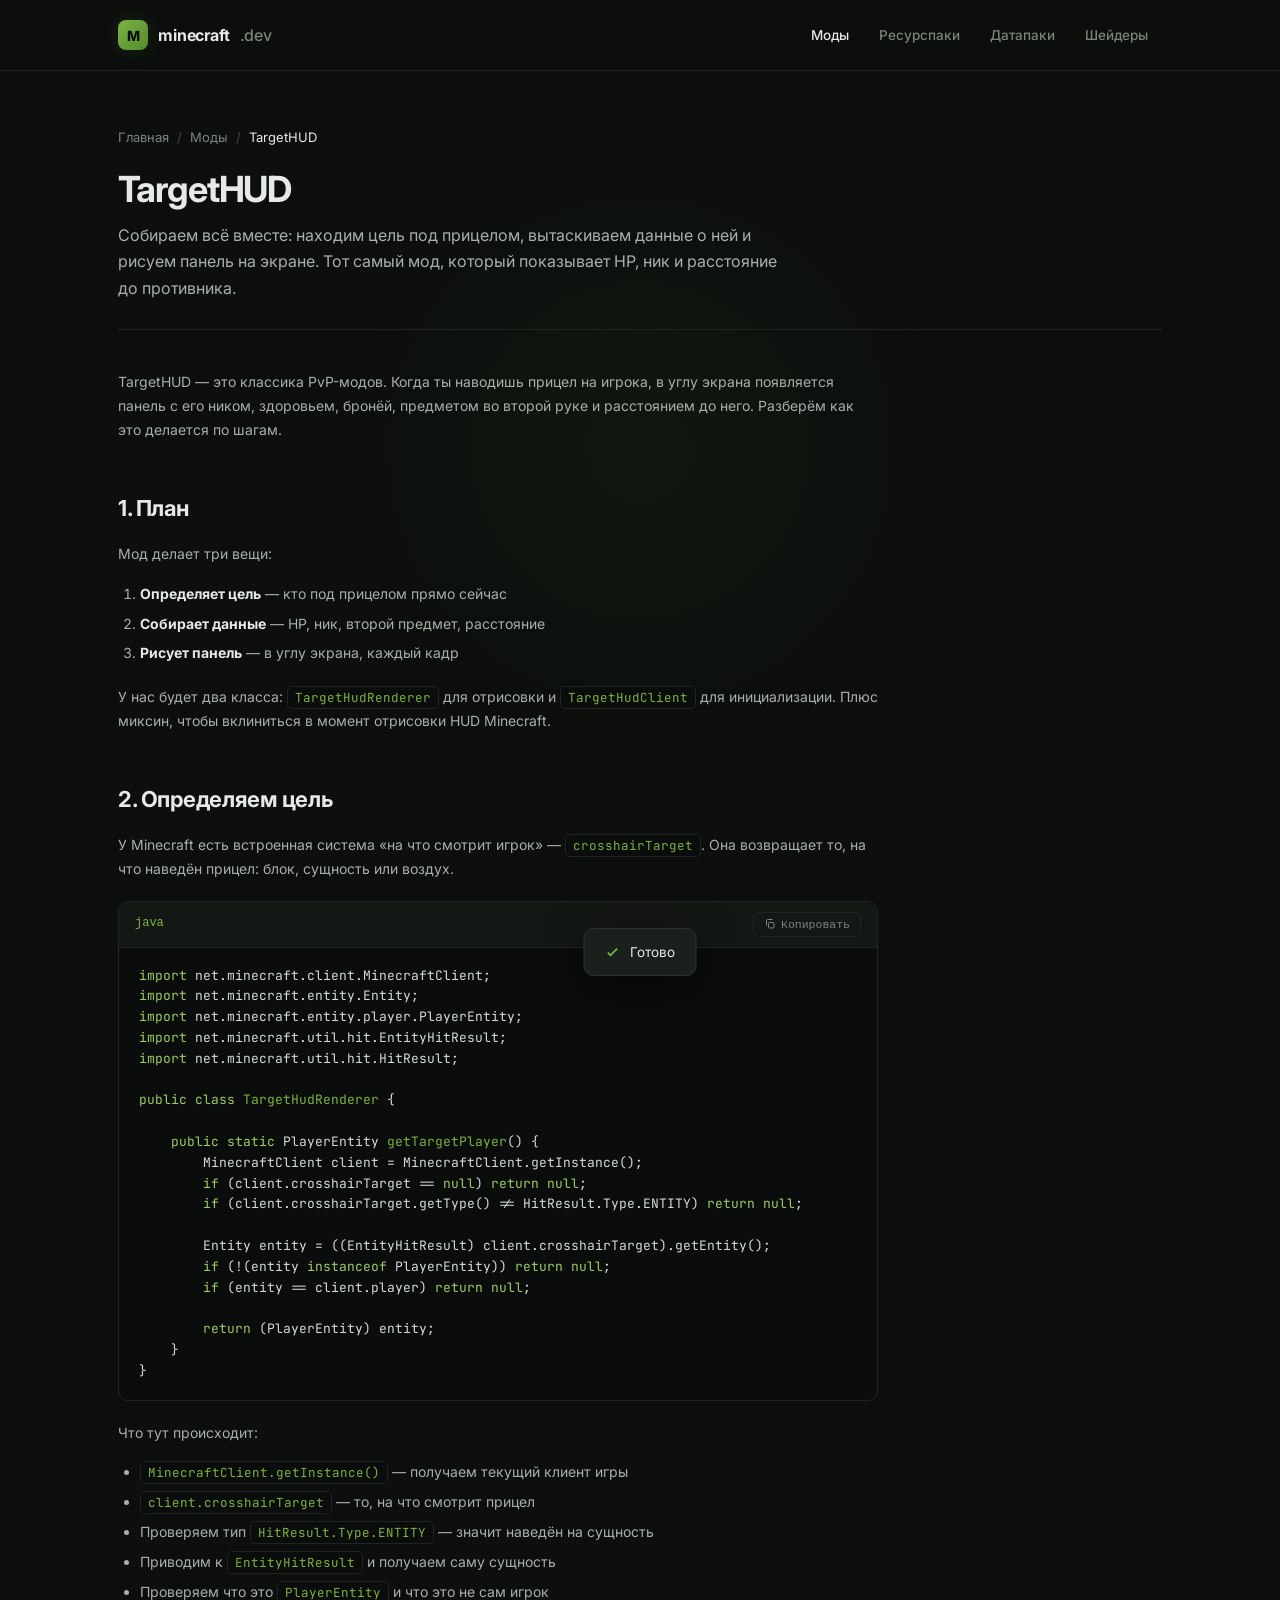
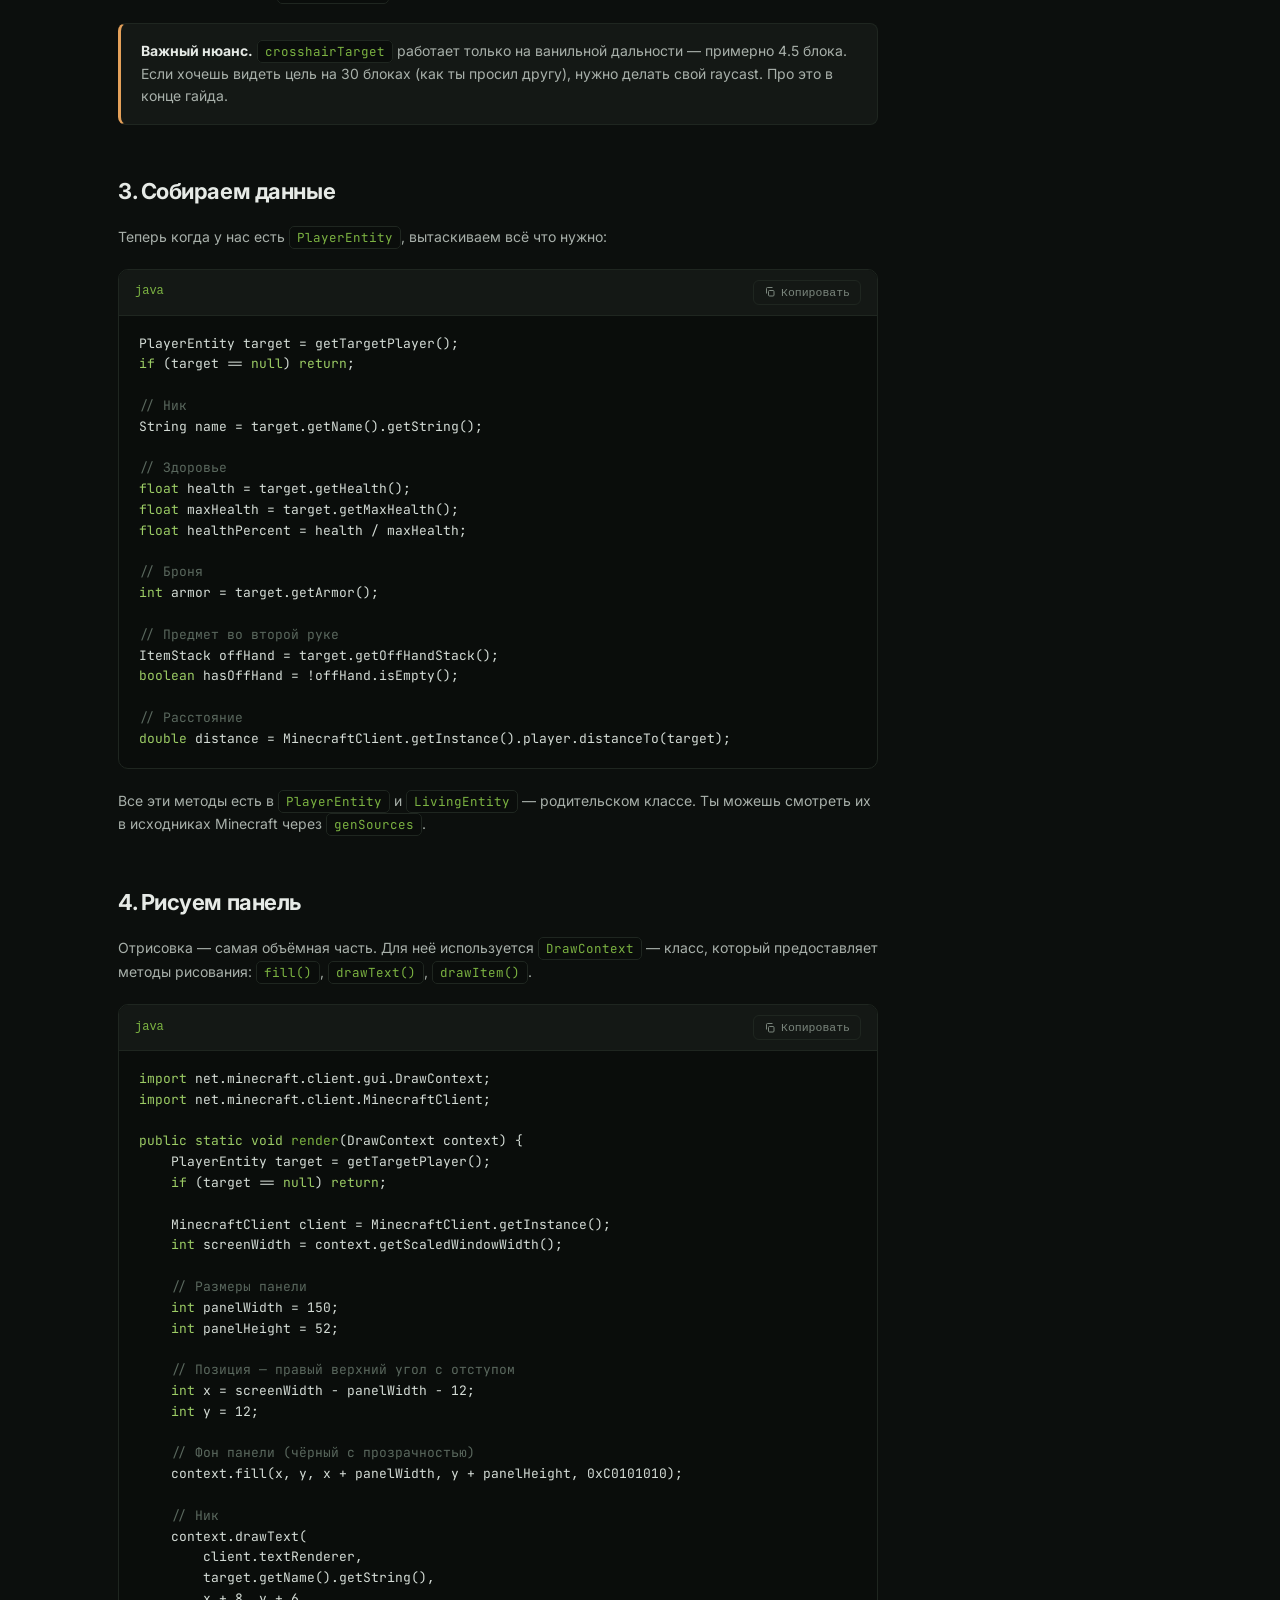
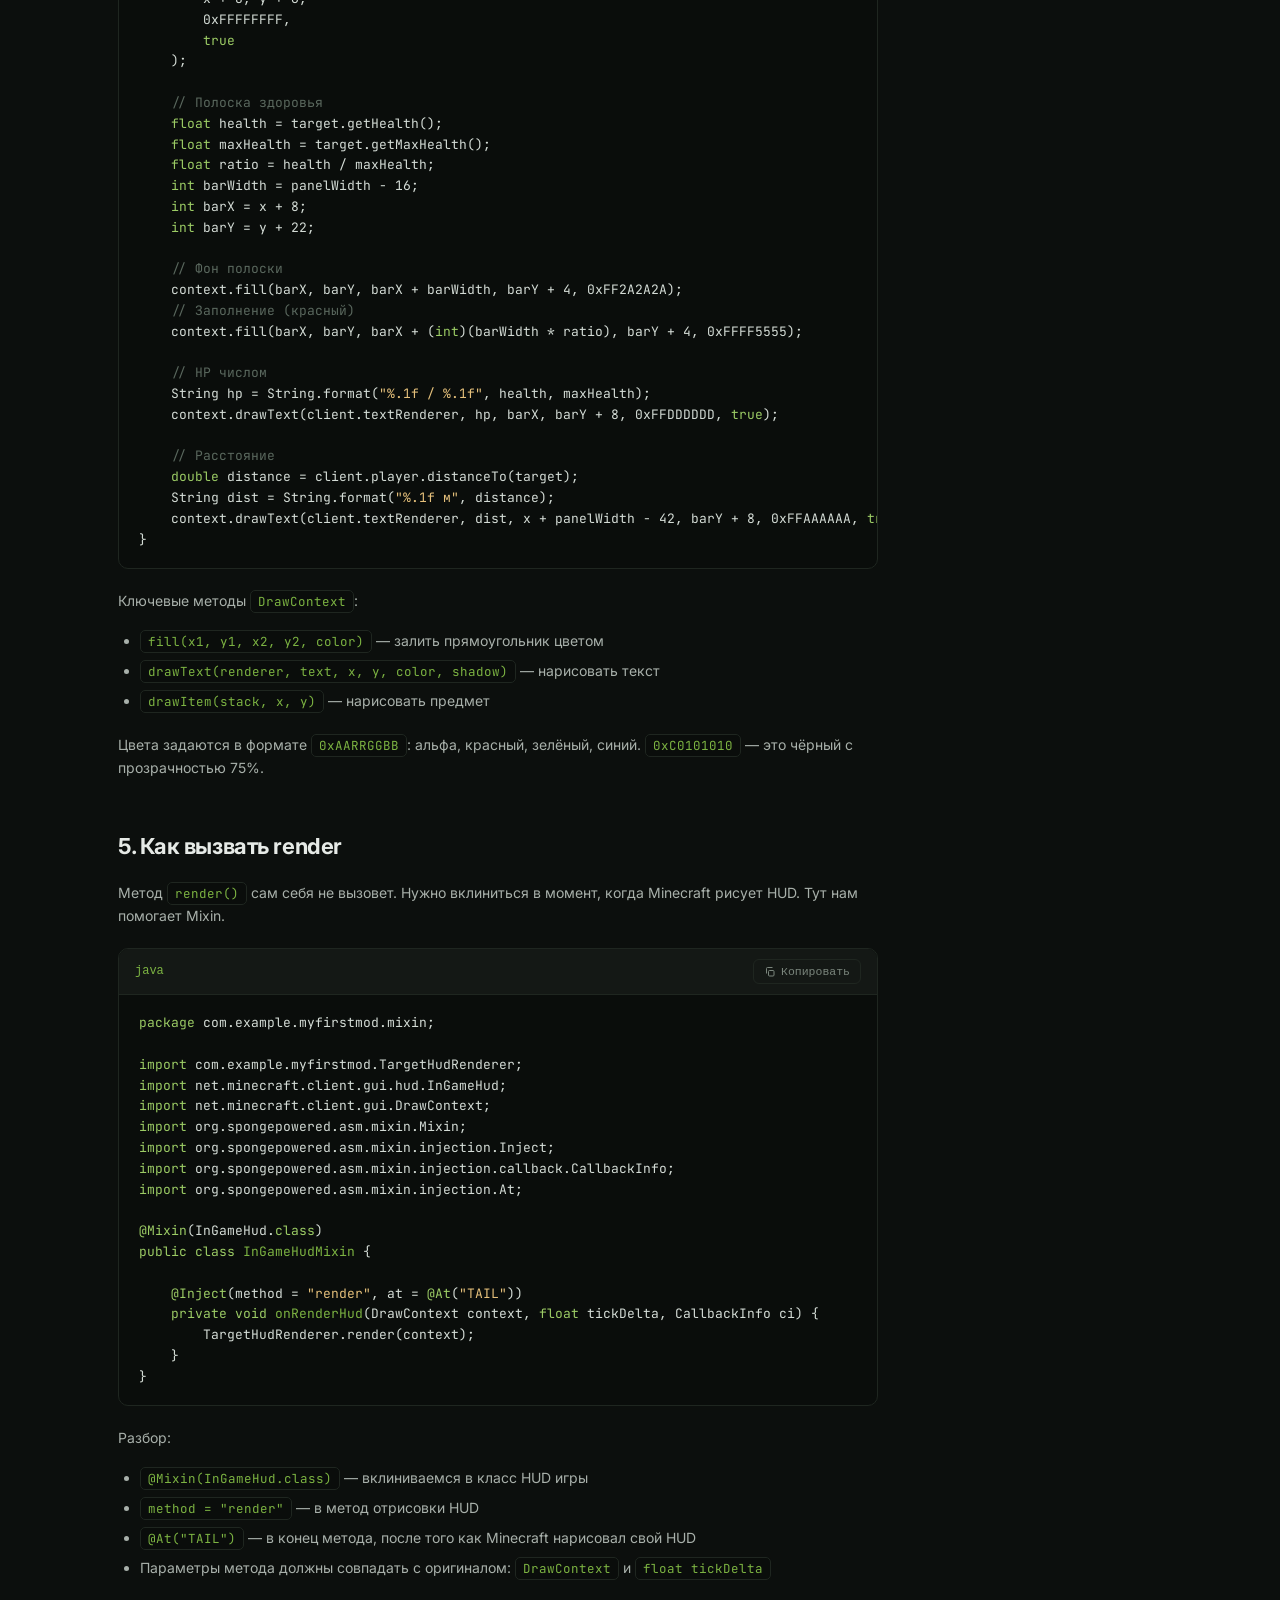
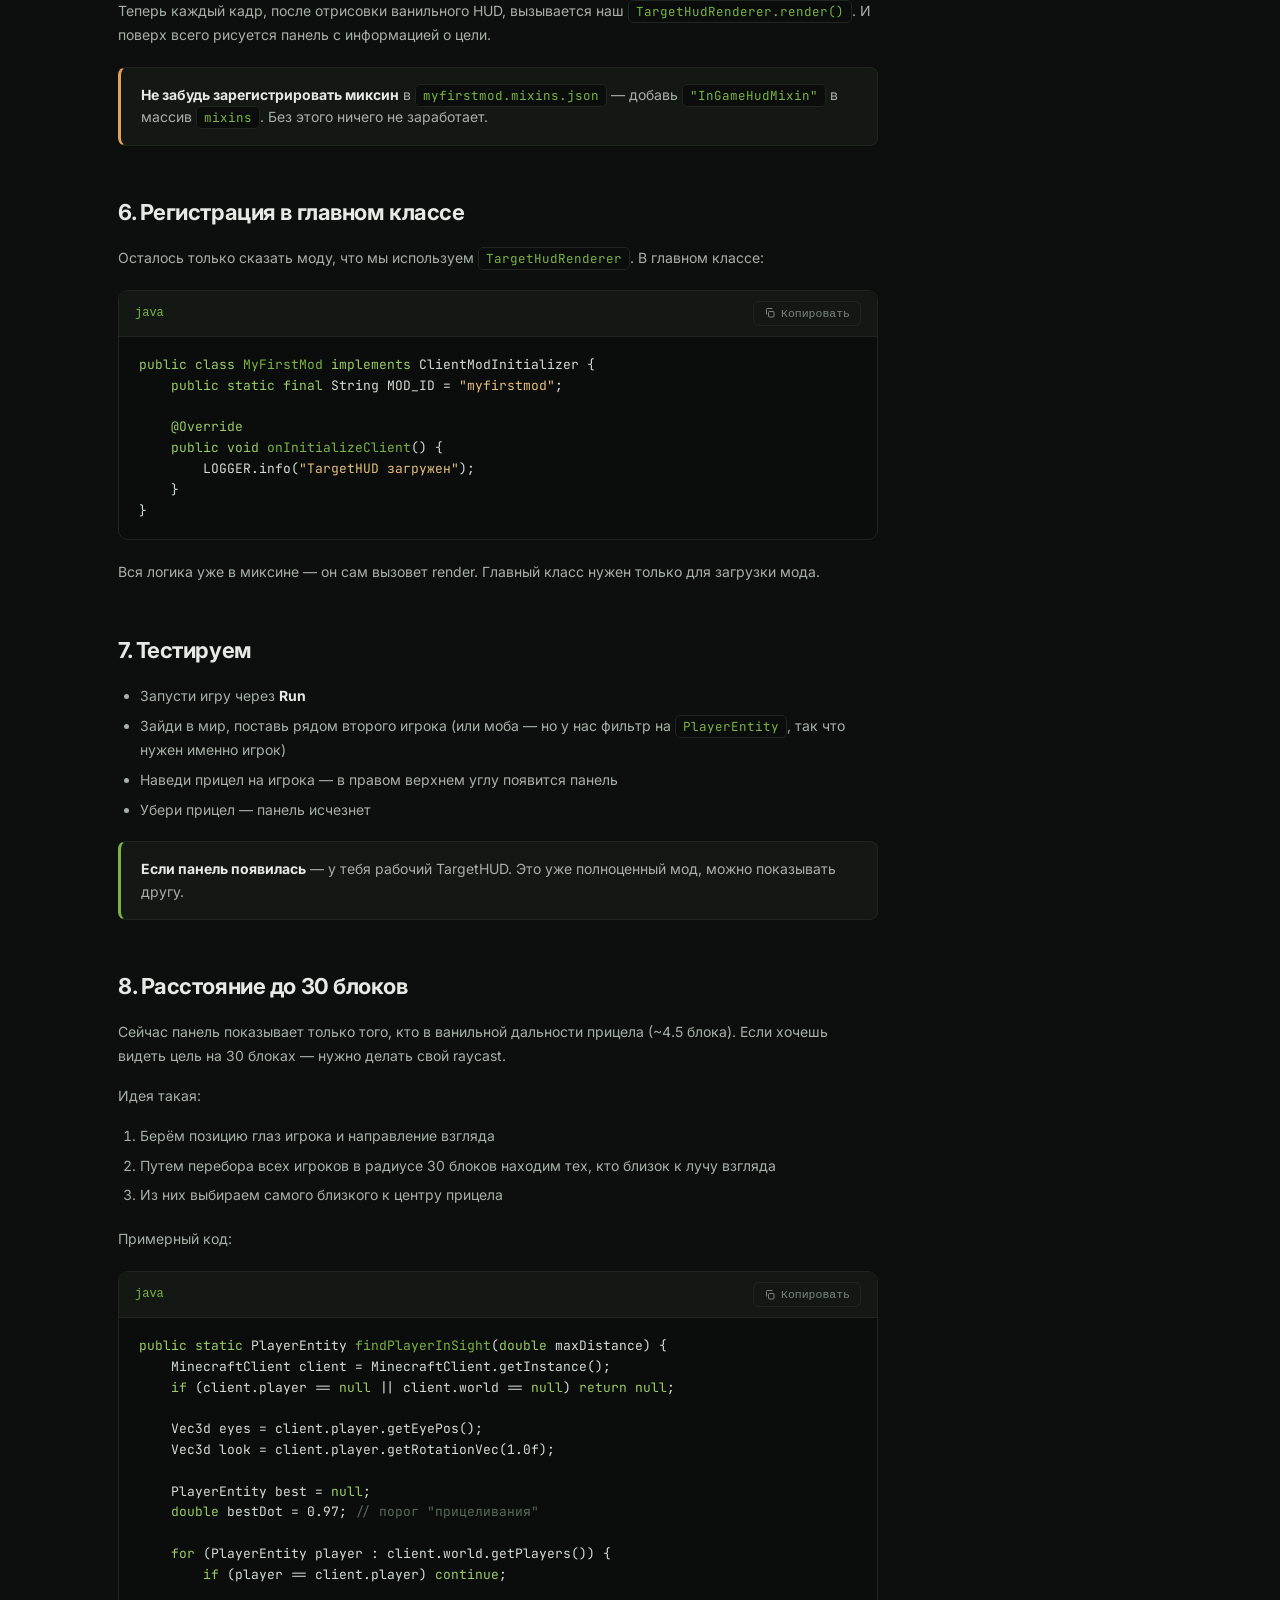
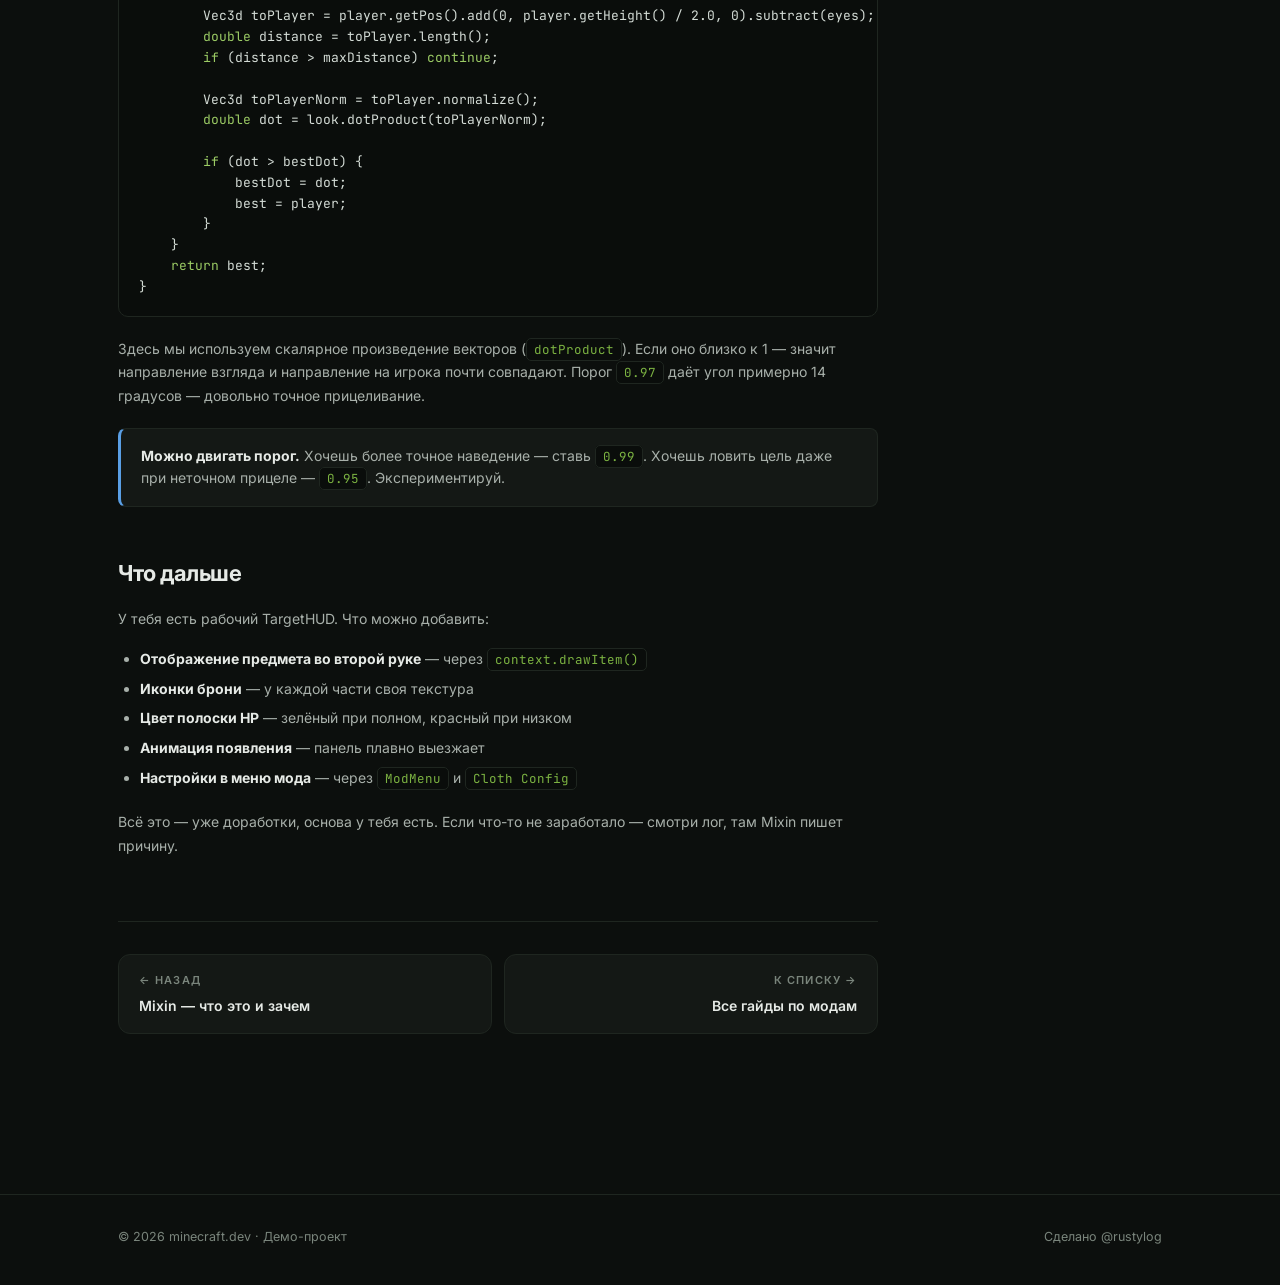
<file: mods/target-hud.html>
<!DOCTYPE html>
<html lang="ru">
<head>
<meta charset="UTF-8">
<meta name="viewport" content="width=device-width, initial-scale=1.0">
<title>TargetHUD — Моды — minecraft.dev</title>
<link rel="preconnect" href="https://fonts.googleapis.com">
<link rel="preconnect" href="https://fonts.gstatic.com" crossorigin>
<link href="https://fonts.googleapis.com/css2?family=Inter:wght@400;500;600;700;800&family=JetBrains+Mono:wght@400;500;600&display=swap" rel="stylesheet">
<link rel="stylesheet" href="../css/style.css">
</head>
<body>

<nav class="nav">
  <div class="nav-inner">
    <a href="../index.html" class="logo">
      <div class="logo-icon">M</div>
      minecraft<span>.dev</span>
    </a>
    <div class="nav-links">
      <a href="../mods.html" class="nav-link active">Моды</a>
      <a href="../resourcepacks.html" class="nav-link">Ресурспаки</a>
      <a href="../datapacks.html" class="nav-link">Датапаки</a>
      <a href="../shaders.html" class="nav-link">Шейдеры</a>
    </div>
  </div>
</nav>

<div class="container">
  <section class="page">

    <div class="breadcrumbs">
      <a href="../index.html">Главная</a>
      <span class="sep">/</span>
      <a href="../mods.html">Моды</a>
      <span class="sep">/</span>
      <span class="current">TargetHUD</span>
    </div>

    <div class="guide-header">
      <h1>TargetHUD</h1>
      <p class="lead">Собираем всё вместе: находим цель под прицелом, вытаскиваем данные о ней и рисуем панель на экране. Тот самый мод, который показывает HP, ник и расстояние до противника.</p>
    </div>

    <div class="guide-body">

      <p>TargetHUD — это классика PvP-модов. Когда ты наводишь прицел на игрока, в углу экрана появляется панель с его ником, здоровьем, бронёй, предметом во второй руке и расстоянием до него. Разберём как это делается по шагам.</p>

      <h2 id="plan">1. План</h2>

      <p>Мод делает три вещи:</p>

      <ol>
        <li><strong>Определяет цель</strong> — кто под прицелом прямо сейчас</li>
        <li><strong>Собирает данные</strong> — HP, ник, второй предмет, расстояние</li>
        <li><strong>Рисует панель</strong> — в углу экрана, каждый кадр</li>
      </ol>

      <p>У нас будет два класса: <code>TargetHudRenderer</code> для отрисовки и <code>TargetHudClient</code> для инициализации. Плюс миксин, чтобы вклиниться в момент отрисовки HUD Minecraft.</p>

      <h2 id="target">2. Определяем цель</h2>

      <p>У Minecraft есть встроенная система «на что смотрит игрок» — <code>crosshairTarget</code>. Она возвращает то, на что наведён прицел: блок, сущность или воздух.</p>

      <div class="code-block">
        <div class="code-head">
          <span class="code-lang">java</span>
          <button class="code-copy">
            <svg viewBox="0 0 24 24" fill="none" stroke="currentColor" stroke-width="2"><rect x="9" y="9" width="11" height="11" rx="2"/><path d="M5 15V5a2 2 0 0 1 2-2h10"/></svg>
            Копировать
          </button>
        </div>
        <pre><code><span class="kw">import</span> net.minecraft.client.MinecraftClient;
<span class="kw">import</span> net.minecraft.entity.Entity;
<span class="kw">import</span> net.minecraft.entity.player.PlayerEntity;
<span class="kw">import</span> net.minecraft.util.hit.EntityHitResult;
<span class="kw">import</span> net.minecraft.util.hit.HitResult;

<span class="kw">public class</span> <span class="fn">TargetHudRenderer</span> {

    <span class="kw">public static</span> PlayerEntity <span class="fn">getTargetPlayer</span>() {
        MinecraftClient client = MinecraftClient.getInstance();
        <span class="kw">if</span> (client.crosshairTarget == <span class="kw">null</span>) <span class="kw">return null</span>;
        <span class="kw">if</span> (client.crosshairTarget.getType() != HitResult.Type.ENTITY) <span class="kw">return null</span>;

        Entity entity = ((EntityHitResult) client.crosshairTarget).getEntity();
        <span class="kw">if</span> (!(entity <span class="kw">instanceof</span> PlayerEntity)) <span class="kw">return null</span>;
        <span class="kw">if</span> (entity == client.player) <span class="kw">return null</span>;

        <span class="kw">return</span> (PlayerEntity) entity;
    }
}</code></pre>
      </div>

      <p>Что тут происходит:</p>

      <ul>
        <li><code>MinecraftClient.getInstance()</code> — получаем текущий клиент игры</li>
        <li><code>client.crosshairTarget</code> — то, на что смотрит прицел</li>
        <li>Проверяем тип <code>HitResult.Type.ENTITY</code> — значит наведён на сущность</li>
        <li>Приводим к <code>EntityHitResult</code> и получаем саму сущность</li>
        <li>Проверяем что это <code>PlayerEntity</code> и что это не сам игрок</li>
      </ul>

      <div class="callout warn">
        <strong>Важный нюанс.</strong> <code>crosshairTarget</code> работает только на ванильной дальности — примерно 4.5 блока. Если хочешь видеть цель на 30 блоках (как ты просил другу), нужно делать свой raycast. Про это в конце гайда.
      </div>

      <h2 id="data">3. Собираем данные</h2>

      <p>Теперь когда у нас есть <code>PlayerEntity</code>, вытаскиваем всё что нужно:</p>

      <div class="code-block">
        <div class="code-head">
          <span class="code-lang">java</span>
          <button class="code-copy">
            <svg viewBox="0 0 24 24" fill="none" stroke="currentColor" stroke-width="2"><rect x="9" y="9" width="11" height="11" rx="2"/><path d="M5 15V5a2 2 0 0 1 2-2h10"/></svg>
            Копировать
          </button>
        </div>
        <pre><code>PlayerEntity target = getTargetPlayer();
<span class="kw">if</span> (target == <span class="kw">null</span>) <span class="kw">return</span>;

<span class="cm">// Ник</span>
String name = target.getName().getString();

<span class="cm">// Здоровье</span>
<span class="kw">float</span> health = target.getHealth();
<span class="kw">float</span> maxHealth = target.getMaxHealth();
<span class="kw">float</span> healthPercent = health / maxHealth;

<span class="cm">// Броня</span>
<span class="kw">int</span> armor = target.getArmor();

<span class="cm">// Предмет во второй руке</span>
ItemStack offHand = target.getOffHandStack();
<span class="kw">boolean</span> hasOffHand = !offHand.isEmpty();

<span class="cm">// Расстояние</span>
<span class="kw">double</span> distance = MinecraftClient.getInstance().player.distanceTo(target);</code></pre>
      </div>

      <p>Все эти методы есть в <code>PlayerEntity</code> и <code>LivingEntity</code> — родительском классе. Ты можешь смотреть их в исходниках Minecraft через <code>genSources</code>.</p>

      <h2 id="render">4. Рисуем панель</h2>

      <p>Отрисовка — самая объёмная часть. Для неё используется <code>DrawContext</code> — класс, который предоставляет методы рисования: <code>fill()</code>, <code>drawText()</code>, <code>drawItem()</code>.</p>

      <div class="code-block">
        <div class="code-head">
          <span class="code-lang">java</span>
          <button class="code-copy">
            <svg viewBox="0 0 24 24" fill="none" stroke="currentColor" stroke-width="2"><rect x="9" y="9" width="11" height="11" rx="2"/><path d="M5 15V5a2 2 0 0 1 2-2h10"/></svg>
            Копировать
          </button>
        </div>
        <pre><code><span class="kw">import</span> net.minecraft.client.gui.DrawContext;
<span class="kw">import</span> net.minecraft.client.MinecraftClient;

<span class="kw">public static void</span> <span class="fn">render</span>(DrawContext context) {
    PlayerEntity target = getTargetPlayer();
    <span class="kw">if</span> (target == <span class="kw">null</span>) <span class="kw">return</span>;

    MinecraftClient client = MinecraftClient.getInstance();
    <span class="kw">int</span> screenWidth = context.getScaledWindowWidth();

    <span class="cm">// Размеры панели</span>
    <span class="kw">int</span> panelWidth = 150;
    <span class="kw">int</span> panelHeight = 52;

    <span class="cm">// Позиция — правый верхний угол с отступом</span>
    <span class="kw">int</span> x = screenWidth - panelWidth - 12;
    <span class="kw">int</span> y = 12;

    <span class="cm">// Фон панели (чёрный с прозрачностью)</span>
    context.fill(x, y, x + panelWidth, y + panelHeight, 0xC0101010);

    <span class="cm">// Ник</span>
    context.drawText(
        client.textRenderer,
        target.getName().getString(),
        x + 8, y + 6,
        0xFFFFFFFF,
        <span class="kw">true</span>
    );

    <span class="cm">// Полоска здоровья</span>
    <span class="kw">float</span> health = target.getHealth();
    <span class="kw">float</span> maxHealth = target.getMaxHealth();
    <span class="kw">float</span> ratio = health / maxHealth;
    <span class="kw">int</span> barWidth = panelWidth - 16;
    <span class="kw">int</span> barX = x + 8;
    <span class="kw">int</span> barY = y + 22;

    <span class="cm">// Фон полоски</span>
    context.fill(barX, barY, barX + barWidth, barY + 4, 0xFF2A2A2A);
    <span class="cm">// Заполнение (красный)</span>
    context.fill(barX, barY, barX + (<span class="kw">int</span>)(barWidth * ratio), barY + 4, 0xFFFF5555);

    <span class="cm">// HP числом</span>
    String hp = String.format(<span class="str">"%.1f / %.1f"</span>, health, maxHealth);
    context.drawText(client.textRenderer, hp, barX, barY + 8, 0xFFDDDDDD, <span class="kw">true</span>);

    <span class="cm">// Расстояние</span>
    <span class="kw">double</span> distance = client.player.distanceTo(target);
    String dist = String.format(<span class="str">"%.1f м"</span>, distance);
    context.drawText(client.textRenderer, dist, x + panelWidth - 42, barY + 8, 0xFFAAAAAA, <span class="kw">true</span>);
}</code></pre>
      </div>

      <p>Ключевые методы <code>DrawContext</code>:</p>

      <ul>
        <li><code>fill(x1, y1, x2, y2, color)</code> — залить прямоугольник цветом</li>
        <li><code>drawText(renderer, text, x, y, color, shadow)</code> — нарисовать текст</li>
        <li><code>drawItem(stack, x, y)</code> — нарисовать предмет</li>
      </ul>

      <p>Цвета задаются в формате <code>0xAARRGGBB</code>: альфа, красный, зелёный, синий. <code>0xC0101010</code> — это чёрный с прозрачностью 75%.</p>

      <h2 id="hook">5. Как вызвать render</h2>

      <p>Метод <code>render()</code> сам себя не вызовет. Нужно вклиниться в момент, когда Minecraft рисует HUD. Тут нам помогает Mixin.</p>

      <div class="code-block">
        <div class="code-head">
          <span class="code-lang">java</span>
          <button class="code-copy">
            <svg viewBox="0 0 24 24" fill="none" stroke="currentColor" stroke-width="2"><rect x="9" y="9" width="11" height="11" rx="2"/><path d="M5 15V5a2 2 0 0 1 2-2h10"/></svg>
            Копировать
          </button>
        </div>
        <pre><code><span class="kw">package</span> com.example.myfirstmod.mixin;

<span class="kw">import</span> com.example.myfirstmod.TargetHudRenderer;
<span class="kw">import</span> net.minecraft.client.gui.hud.InGameHud;
<span class="kw">import</span> net.minecraft.client.gui.DrawContext;
<span class="kw">import</span> org.spongepowered.asm.mixin.Mixin;
<span class="kw">import</span> org.spongepowered.asm.mixin.injection.Inject;
<span class="kw">import</span> org.spongepowered.asm.mixin.injection.callback.CallbackInfo;
<span class="kw">import</span> org.spongepowered.asm.mixin.injection.At;

<span class="kw">@Mixin</span>(InGameHud.<span class="kw">class</span>)
<span class="kw">public class</span> <span class="fn">InGameHudMixin</span> {

    <span class="kw">@Inject</span>(method = <span class="str">"render"</span>, at = <span class="kw">@At</span>(<span class="str">"TAIL"</span>))
    <span class="kw">private void</span> <span class="fn">onRenderHud</span>(DrawContext context, <span class="kw">float</span> tickDelta, CallbackInfo ci) {
        TargetHudRenderer.render(context);
    }
}</code></pre>
      </div>

      <p>Разбор:</p>

      <ul>
        <li><code>@Mixin(InGameHud.class)</code> — вклиниваемся в класс HUD игры</li>
        <li><code>method = "render"</code> — в метод отрисовки HUD</li>
        <li><code>@At("TAIL")</code> — в конец метода, после того как Minecraft нарисовал свой HUD</li>
        <li>Параметры метода должны совпадать с оригиналом: <code>DrawContext</code> и <code>float tickDelta</code></li>
      </ul>

      <p>Теперь каждый кадр, после отрисовки ванильного HUD, вызывается наш <code>TargetHudRenderer.render()</code>. И поверх всего рисуется панель с информацией о цели.</p>

      <div class="callout warn">
        <strong>Не забудь зарегистрировать миксин</strong> в <code>myfirstmod.mixins.json</code> — добавь <code>"InGameHudMixin"</code> в массив <code>mixins</code>. Без этого ничего не заработает.
      </div>

      <h2 id="register">6. Регистрация в главном классе</h2>

      <p>Осталось только сказать моду, что мы используем <code>TargetHudRenderer</code>. В главном классе:</p>

      <div class="code-block">
        <div class="code-head">
          <span class="code-lang">java</span>
          <button class="code-copy">
            <svg viewBox="0 0 24 24" fill="none" stroke="currentColor" stroke-width="2"><rect x="9" y="9" width="11" height="11" rx="2"/><path d="M5 15V5a2 2 0 0 1 2-2h10"/></svg>
            Копировать
          </button>
        </div>
        <pre><code><span class="kw">public class</span> <span class="fn">MyFirstMod</span> <span class="kw">implements</span> ClientModInitializer {
    <span class="kw">public static final</span> String MOD_ID = <span class="str">"myfirstmod"</span>;

    <span class="kw">@Override</span>
    <span class="kw">public void</span> <span class="fn">onInitializeClient</span>() {
        LOGGER.info(<span class="str">"TargetHUD загружен"</span>);
    }
}</code></pre>
      </div>

      <p>Вся логика уже в миксине — он сам вызовет render. Главный класс нужен только для загрузки мода.</p>

      <h2 id="test">7. Тестируем</h2>

      <ul>
        <li>Запусти игру через <strong>Run</strong></li>
        <li>Зайди в мир, поставь рядом второго игрока (или моба — но у нас фильтр на <code>PlayerEntity</code>, так что нужен именно игрок)</li>
        <li>Наведи прицел на игрока — в правом верхнем углу появится панель</li>
        <li>Убери прицел — панель исчезнет</li>
      </ul>

      <div class="callout">
        <strong>Если панель появилась</strong> — у тебя рабочий TargetHUD. Это уже полноценный мод, можно показывать другу.
      </div>

      <h2 id="distance">8. Расстояние до 30 блоков</h2>

      <p>Сейчас панель показывает только того, кто в ванильной дальности прицела (~4.5 блока). Если хочешь видеть цель на 30 блоках — нужно делать свой raycast.</p>

      <p>Идея такая:</p>

      <ol>
        <li>Берём позицию глаз игрока и направление взгляда</li>
        <li>Путем перебора всех игроков в радиусе 30 блоков находим тех, кто близок к лучу взгляда</li>
        <li>Из них выбираем самого близкого к центру прицела</li>
      </ol>

      <p>Примерный код:</p>

      <div class="code-block">
        <div class="code-head">
          <span class="code-lang">java</span>
          <button class="code-copy">
            <svg viewBox="0 0 24 24" fill="none" stroke="currentColor" stroke-width="2"><rect x="9" y="9" width="11" height="11" rx="2"/><path d="M5 15V5a2 2 0 0 1 2-2h10"/></svg>
            Копировать
          </button>
        </div>
        <pre><code><span class="kw">public static</span> PlayerEntity <span class="fn">findPlayerInSight</span>(<span class="kw">double</span> maxDistance) {
    MinecraftClient client = MinecraftClient.getInstance();
    <span class="kw">if</span> (client.player == <span class="kw">null</span> || client.world == <span class="kw">null</span>) <span class="kw">return null</span>;

    Vec3d eyes = client.player.getEyePos();
    Vec3d look = client.player.getRotationVec(1.0f);

    PlayerEntity best = <span class="kw">null</span>;
    <span class="kw">double</span> bestDot = 0.97; <span class="cm">// порог "прицеливания"</span>

    <span class="kw">for</span> (PlayerEntity player : client.world.getPlayers()) {
        <span class="kw">if</span> (player == client.player) <span class="kw">continue</span>;

        Vec3d toPlayer = player.getPos().add(0, player.getHeight() / 2.0, 0).subtract(eyes);
        <span class="kw">double</span> distance = toPlayer.length();
        <span class="kw">if</span> (distance &gt; maxDistance) <span class="kw">continue</span>;

        Vec3d toPlayerNorm = toPlayer.normalize();
        <span class="kw">double</span> dot = look.dotProduct(toPlayerNorm);

        <span class="kw">if</span> (dot &gt; bestDot) {
            bestDot = dot;
            best = player;
        }
    }
    <span class="kw">return</span> best;
}</code></pre>
      </div>

      <p>Здесь мы используем скалярное произведение векторов (<code>dotProduct</code>). Если оно близко к 1 — значит направление взгляда и направление на игрока почти совпадают. Порог <code>0.97</code> даёт угол примерно 14 градусов — довольно точное прицеливание.</p>

      <div class="callout info">
        <strong>Можно двигать порог.</strong> Хочешь более точное наведение — ставь <code>0.99</code>. Хочешь ловить цель даже при неточном прицеле — <code>0.95</code>. Экспериментируй.
      </div>

      <h2 id="next-steps">Что дальше</h2>

      <p>У тебя есть рабочий TargetHUD. Что можно добавить:</p>

      <ul>
        <li><strong>Отображение предмета во второй руке</strong> — через <code>context.drawItem()</code></li>
        <li><strong>Иконки брони</strong> — у каждой части своя текстура</li>
        <li><strong>Цвет полоски HP</strong> — зелёный при полном, красный при низком</li>
        <li><strong>Анимация появления</strong> — панель плавно выезжает</li>
        <li><strong>Настройки в меню мода</strong> — через <code>ModMenu</code> и <code>Cloth Config</code></li>
      </ul>

      <p>Всё это — уже доработки, основа у тебя есть. Если что-то не заработало — смотри лог, там Mixin пишет причину.</p>

    </div>

    <div class="guide-nav">
      <a href="mixin.html">
        <span class="nav-label">← Назад</span>
        <span class="nav-title">Mixin — что это и зачем</span>
      </a>
      <a href="../mods.html" class="next">
        <span class="nav-label">К списку →</span>
        <span class="nav-title">Все гайды по модам</span>
      </a>
    </div>

  </section>
</div>

<footer>
  <div class="footer-inner">
    <div>© 2026 minecraft.dev · Демо-проект</div>
    <div>Сделано <a href="https://t.me/rustylog">@rustylog</a></div>
  </div>
</footer>

<div class="toast" id="toast">
  <svg viewBox="0 0 24 24" fill="none" stroke="currentColor" stroke-width="2.5"><path d="M5 13l4 4L19 7"/></svg>
  <span id="toastText">Готово</span>
</div>

<script src="../js/main.js"></script>
</body>
</html>
</file>
<file: css/style.css>
*{margin:0;padding:0;box-sizing:border-box}
:root{
  --bg:#0c0f0d;
  --surface:#141815;
  --surface2:#1a201c;
  --border:#1f2620;
  --border-light:#2a342c;
  --text:#e6eae6;
  --text-dim:#a8b0aa;
  --muted:#7a857c;
  --accent:#7cb342;
  --accent-hover:#9ccc65;
  --accent-glow:rgba(124,179,66,0.15);
  --code-bg:#0a0d0b;
}
html{scrollbar-width:thin;scrollbar-color:#2a342c var(--bg)}
::-webkit-scrollbar{width:8px;height:8px}
::-webkit-scrollbar-track{background:var(--bg)}
::-webkit-scrollbar-thumb{background:#2a342c;border-radius:4px}
::-webkit-scrollbar-thumb:hover{background:#3a443c}
body{
  background:var(--bg);color:var(--text);
  font-family:'Inter',-apple-system,'Segoe UI',sans-serif;
  font-size:14px;line-height:1.65;
  -webkit-font-smoothing:antialiased;
  min-height:100vh;position:relative;overflow-x:hidden;
}
body::before{
  content:'';position:fixed;inset:0;
  background:radial-gradient(700px circle at var(--mx,50%) var(--my,50%),rgba(124,179,66,0.05),transparent 45%);
  pointer-events:none;z-index:0;transition:background .15s;
}
a{color:var(--accent);text-decoration:none;transition:color .15s}
a:hover{color:var(--accent-hover)}

/* ===== НАВИГАЦИЯ ===== */
.nav{
  position:sticky;top:0;z-index:100;
  background:rgba(12,15,13,0.75);
  backdrop-filter:blur(16px);
  -webkit-backdrop-filter:blur(16px);
  border-bottom:1px solid var(--border);
  padding:16px 0;
}
.nav-inner{
  max-width:1100px;margin:0 auto;padding:0 28px;
  display:flex;align-items:center;gap:24px;
}
.logo{
  font-size:16px;font-weight:700;letter-spacing:-0.01em;
  display:flex;align-items:center;gap:10px;
  color:var(--text);cursor:pointer;
}
.logo-icon{
  width:30px;height:30px;border-radius:8px;
  background:linear-gradient(135deg,var(--accent),#558b2f);
  display:flex;align-items:center;justify-content:center;
  color:#0c0f0d;font-weight:800;font-size:14px;
  box-shadow:0 0 20px var(--accent-glow);
}
.logo span{color:var(--muted);font-weight:500}
.nav-links{display:flex;gap:2px;margin-left:auto;align-items:center}
.nav-link{
  padding:8px 14px;border-radius:8px;
  color:var(--muted);font-size:13.5px;font-weight:500;
  cursor:pointer;background:transparent;border:none;
  font-family:inherit;transition:all .15s;
  text-decoration:none;
}
.nav-link:hover{color:var(--text);background:var(--surface)}
.nav-link.active{color:var(--text)}

/* ===== КОНТЕЙНЕРЫ ===== */
.container{max-width:1100px;margin:0 auto;padding:0 28px;width:100%;position:relative;z-index:1}
.page{padding:56px 0 80px}

/* ===== ГЛАВНАЯ ===== */
.hero{
  padding:64px 0 48px;text-align:center;
}
.hero h1{
  font-size:clamp(32px,5vw,48px);
  font-weight:800;letter-spacing:-0.035em;
  margin-bottom:16px;line-height:1.1;
}
.hero h1 .accent{
  background:linear-gradient(135deg,var(--accent),#a5d66a);
  -webkit-background-clip:text;-webkit-text-fill-color:transparent;
  background-clip:text;
}
.hero p{
  color:var(--text-dim);font-size:16px;
  max-width:560px;margin:0 auto;line-height:1.6;
}

.section-label{
  font-size:11px;font-weight:600;color:var(--accent);
  text-transform:uppercase;letter-spacing:0.16em;
  margin-bottom:24px;text-align:center;
}

.cards-grid{
  display:grid;
  grid-template-columns:repeat(auto-fill,minmax(260px,1fr));
  gap:16px;
}

/* ===== КАРТОЧКИ РАЗДЕЛОВ ===== */
.card{
  background:var(--surface);
  border:1px solid var(--border);
  border-radius:14px;
  padding:24px;
  text-decoration:none;color:var(--text);
  transition:all .25s cubic-bezier(0.16,1,0.3,1);
  position:relative;overflow:hidden;
  display:flex;flex-direction:column;gap:14px;
  cursor:pointer;
}
.card::before{
  content:'';position:absolute;inset:0;
  background:radial-gradient(400px circle at var(--sx,50%) var(--sy,50%),rgba(124,179,66,0.08),transparent 40%);
  opacity:0;transition:opacity .3s;pointer-events:none;
}
.card:hover{
  border-color:var(--border-light);
  transform:translateY(-3px);
  box-shadow:0 20px 40px rgba(0,0,0,0.35);
}
.card:hover::before{opacity:1}
.card-icon{
  width:44px;height:44px;border-radius:11px;
  background:var(--accent-glow);
  border:1px solid rgba(124,179,66,0.25);
  display:flex;align-items:center;justify-content:center;
  color:var(--accent);flex-shrink:0;
}
.card-icon svg{width:20px;height:20px}
.card-title{
  font-size:17px;font-weight:600;letter-spacing:-0.01em;
  margin-bottom:6px;
}
.card-desc{
  font-size:13.5px;color:var(--text-dim);line-height:1.55;
  position:relative;z-index:1;
}
.card-meta{
  margin-top:auto;padding-top:14px;
  border-top:1px solid var(--border);
  font-size:12px;color:var(--muted);
  display:flex;justify-content:space-between;align-items:center;
}
.card-meta .count{
  font-family:ui-monospace,monospace;
  color:var(--accent);
}

/* ===== СПИСОК ГАЙДОВ ===== */
.guide-list{display:flex;flex-direction:column;gap:8px;margin-top:32px}
.guide-item{
  background:var(--surface);border:1px solid var(--border);
  border-radius:12px;padding:18px 22px;
  display:flex;align-items:center;gap:18px;
  text-decoration:none;color:var(--text);
  transition:all .2s;cursor:pointer;
  position:relative;overflow:hidden;
}
.guide-item::before{
  content:'';position:absolute;left:0;top:0;bottom:0;width:2px;
  background:var(--accent);opacity:0;transition:opacity .2s;
}
.guide-item:hover{
  border-color:var(--border-light);
  background:var(--surface2);
  transform:translateX(3px);
}
.guide-item:hover::before{opacity:1}
.guide-num{
  font-family:ui-monospace,monospace;
  font-size:14px;font-weight:600;
  color:var(--muted);flex-shrink:0;min-width:28px;
}
.guide-info{flex:1}
.guide-title{
  font-size:15px;font-weight:600;
  margin-bottom:3px;letter-spacing:-0.01em;
}
.guide-desc{font-size:13px;color:var(--text-dim)}
.guide-arrow{
  color:var(--muted);flex-shrink:0;
  transition:transform .2s,color .2s;
}
.guide-arrow svg{width:16px;height:16px;display:block}
.guide-item:hover .guide-arrow{color:var(--accent);transform:translateX(3px)}

/* ===== СТРАНИЦА ГАЙДА ===== */
.guide-header{
  margin-bottom:40px;padding-bottom:28px;
  border-bottom:1px solid var(--border);
}
.breadcrumbs{
  display:flex;align-items:center;gap:8px;
  font-size:13px;color:var(--muted);
  margin-bottom:20px;
}
.breadcrumbs a{color:var(--muted)}
.breadcrumbs a:hover{color:var(--accent)}
.breadcrumbs .sep{opacity:0.5}
.breadcrumbs .current{color:var(--text)}
.guide-header h1{
  font-size:clamp(26px,4vw,36px);
  font-weight:700;letter-spacing:-0.03em;
  margin-bottom:12px;line-height:1.15;
}
.guide-header .lead{
  color:var(--text-dim);font-size:16px;
  max-width:680px;line-height:1.65;
}
.guide-body{max-width:760px}
.guide-body h2{
  font-size:22px;font-weight:700;
  letter-spacing:-0.02em;
  margin:48px 0 16px;
  scroll-margin-top:80px;
}
.guide-body h3{
  font-size:17px;font-weight:600;
  margin:32px 0 12px;letter-spacing:-0.01em;
}
.guide-body p{
  color:var(--text-dim);margin-bottom:16px;
  line-height:1.7;
}
.guide-body p strong{color:var(--text);font-weight:600}
.guide-body ul,.guide-body ol{
  color:var(--text-dim);margin:0 0 20px 22px;
  line-height:1.7;
}
.guide-body li{margin-bottom:6px}
.guide-body li strong{color:var(--text)}
.guide-body code{
  font-family:'JetBrains Mono',ui-monospace,monospace;
  font-size:12.5px;
  background:var(--code-bg);
  border:1px solid var(--border);
  padding:2px 7px;border-radius:5px;
  color:var(--accent);
}
.guide-body a{
  color:var(--accent);
  border-bottom:1px solid rgba(124,179,66,0.3);
  transition:border-color .15s;
}
.guide-body a:hover{
  border-color:var(--accent);
}

/* ===== БЛОКИ КОДА ===== */
.code-block{
  position:relative;margin:20px 0;
  background:var(--code-bg);
  border:1px solid var(--border);
  border-radius:10px;overflow:hidden;
}
.code-head{
  display:flex;align-items:center;
  padding:10px 16px;
  background:var(--surface);
  border-bottom:1px solid var(--border);
  font-size:12px;color:var(--muted);
  font-family:ui-monospace,monospace;
}
.code-lang{
  color:var(--accent);font-weight:500;
}
.code-copy{
  margin-left:auto;padding:5px 10px;
  background:transparent;border:1px solid var(--border);
  border-radius:6px;color:var(--muted);
  font-family:inherit;font-size:11.5px;
  cursor:pointer;transition:all .15s;
  display:flex;align-items:center;gap:5px;
}
.code-copy:hover{color:var(--text);border-color:var(--border-light)}
.code-copy svg{width:12px;height:12px}
.code-copy.copied{color:var(--accent);border-color:rgba(124,179,66,0.4)}
.code-block pre{
  padding:18px 20px;overflow-x:auto;
  font-family:'JetBrains Mono',ui-monospace,monospace;
  font-size:13px;line-height:1.6;
  color:#d4dcd6;
}
.code-block pre code{
  background:transparent;border:none;padding:0;
  color:inherit;font-size:inherit;
}
.code-block .cm{color:#5a685e}
.code-block .kw{color:#9ccc65}
.code-block .str{color:#e5c07b}
.code-block .fn{color:#7cb342}
.code-block .num{color:#d19a66}

/* ===== CALLOUT ===== */
.callout{
  padding:16px 20px;margin:20px 0;
  background:var(--surface);
  border:1px solid var(--border);
  border-left:3px solid var(--accent);
  border-radius:8px;
  font-size:14px;color:var(--text-dim);
  line-height:1.6;
}
.callout strong{color:var(--text)}
.callout.warn{border-left-color:#e5a15a}
.callout.info{border-left-color:#5a9fe5}

/* ===== ПАГИНАЦИЯ ГАЙДОВ ===== */
.guide-nav{
  display:flex;gap:12px;
  margin-top:64px;padding-top:32px;
  border-top:1px solid var(--border);
  max-width:760px;
}
.guide-nav a{
  flex:1;padding:16px 20px;
  background:var(--surface);
  border:1px solid var(--border);
  border-radius:12px;
  text-decoration:none;color:var(--text);
  transition:all .2s;
  display:flex;flex-direction:column;gap:4px;
}
.guide-nav a:hover{
  border-color:var(--accent);
  background:var(--surface2);
}
.guide-nav .nav-label{
  font-size:11px;color:var(--muted);
  text-transform:uppercase;letter-spacing:0.1em;
  font-weight:600;
}
.guide-nav .nav-title{font-size:14px;font-weight:600}
.guide-nav .next{margin-left:auto;text-align:right}

/* ===== ФУТЕР ===== */
footer{
  margin-top:80px;
  border-top:1px solid var(--border);
  padding:32px 0;
  color:var(--muted);font-size:12.5px;
  position:relative;z-index:1;
}
.footer-inner{
  max-width:1100px;margin:0 auto;padding:0 28px;
  display:flex;justify-content:space-between;
  align-items:center;gap:20px;flex-wrap:wrap;
}
footer a{color:var(--muted)}
footer a:hover{color:var(--accent)}

/* ===== ТОСТ ===== */
.toast{
  position:fixed;bottom:24px;left:50%;
  transform:translateX(-50%) translateY(100px);
  background:var(--surface2);
  border:1px solid var(--border-light);
  padding:12px 20px;border-radius:10px;
  font-size:13.5px;color:var(--text);
  display:flex;align-items:center;gap:10px;
  box-shadow:0 10px 40px rgba(0,0,0,0.5);
  transition:transform .3s cubic-bezier(0.16,1,0.3,1);
  z-index:1100;
}
.toast.show{transform:translateX(-50%) translateY(0)}
.toast svg{width:16px;height:16px;color:var(--accent)}

/* ===== АДАПТИВ ===== */
@media(max-width:700px){
  .container,.nav-inner,.footer-inner{padding:0 20px}
  .nav-links{display:none}
  .page{padding:40px 0 60px}
  .hero{padding:40px 0 32px}
  .guide-item{padding:16px 18px}
  .guide-num{display:none}
  .footer-inner{flex-direction:column;align-items:flex-start}
}
</file>
